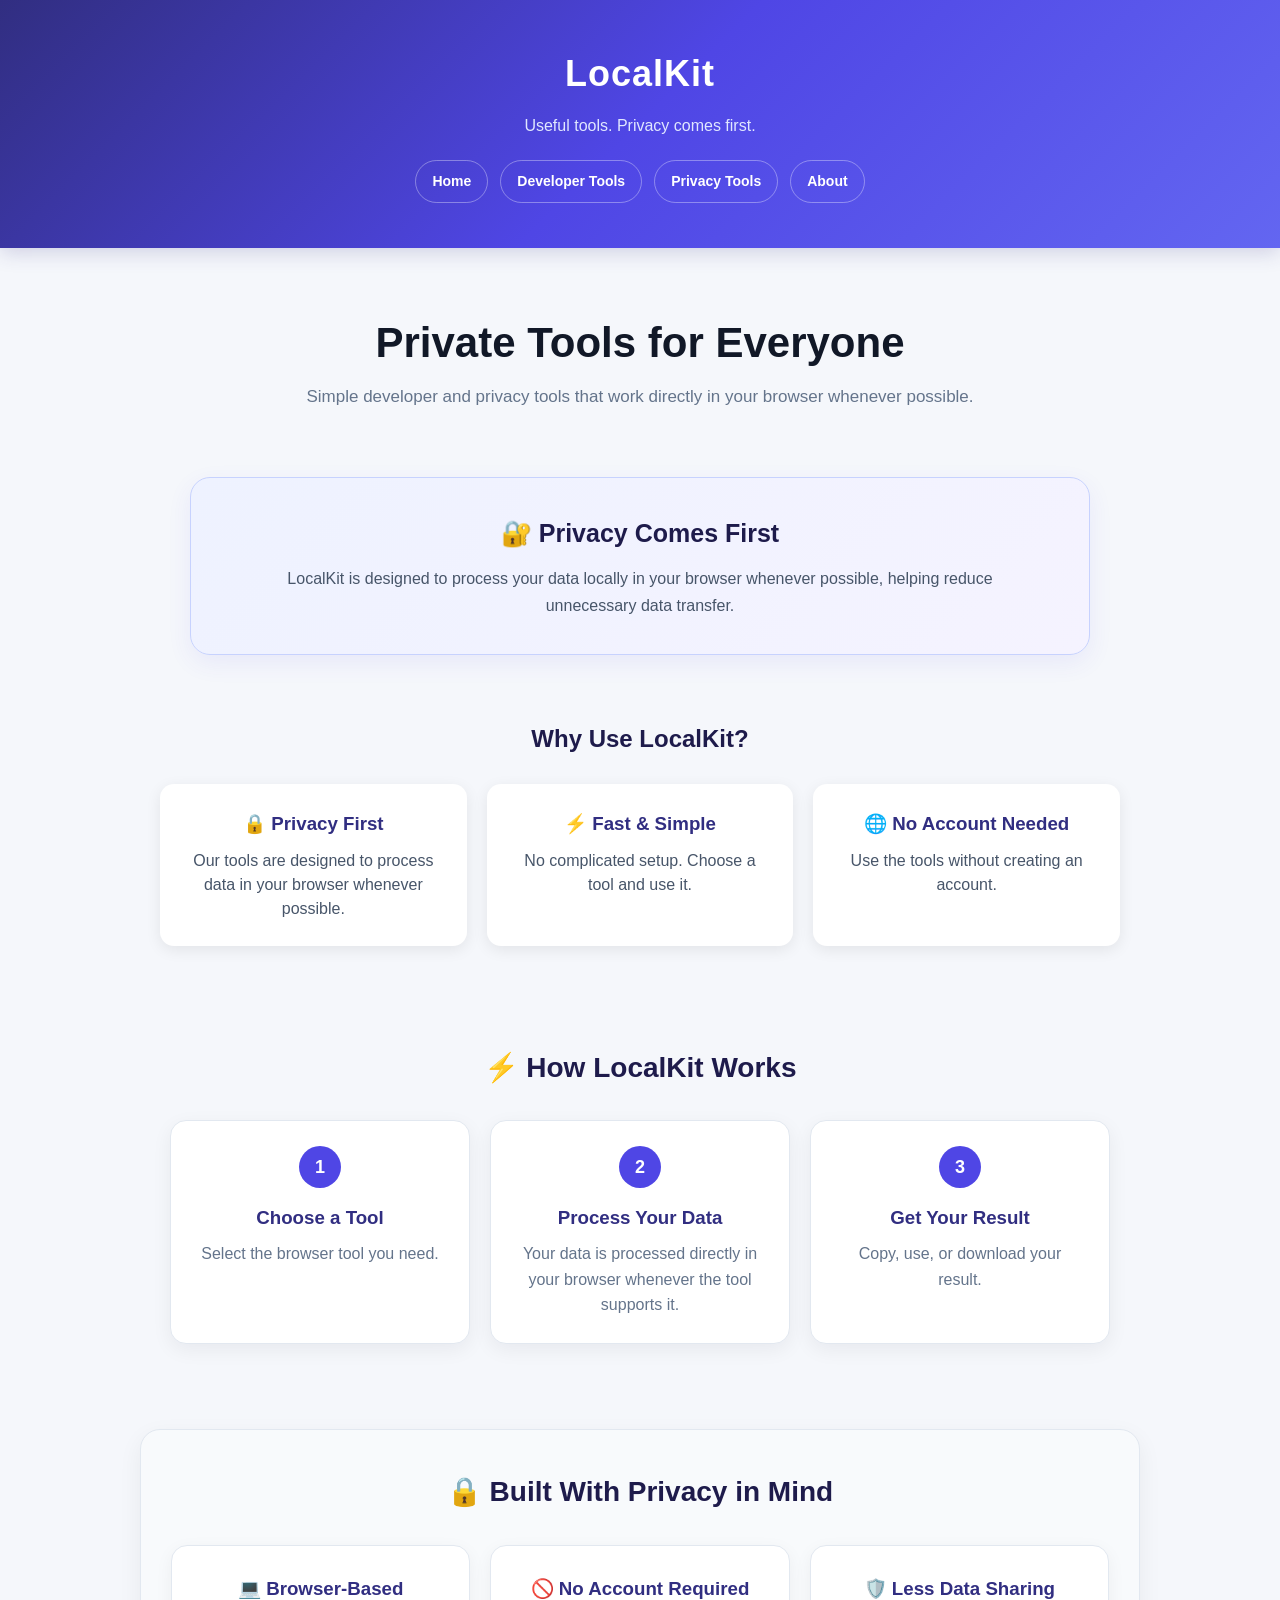
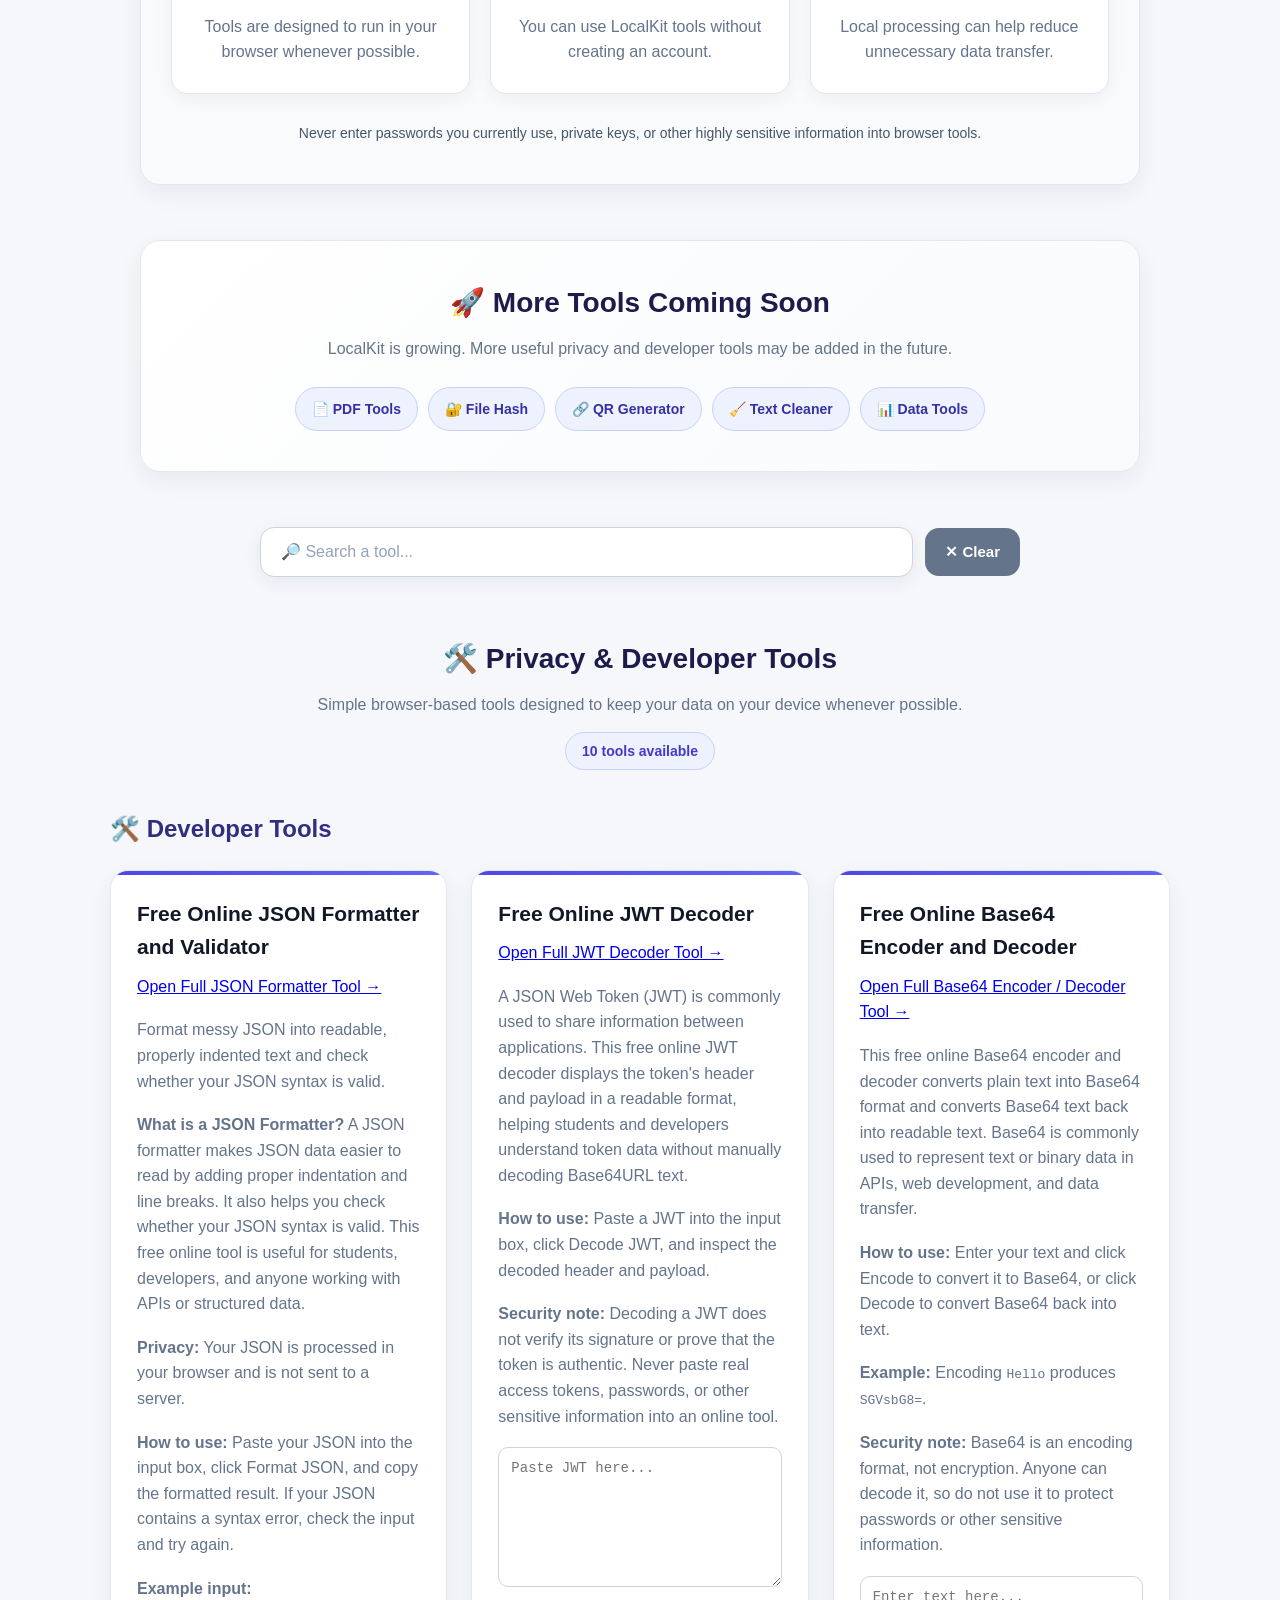
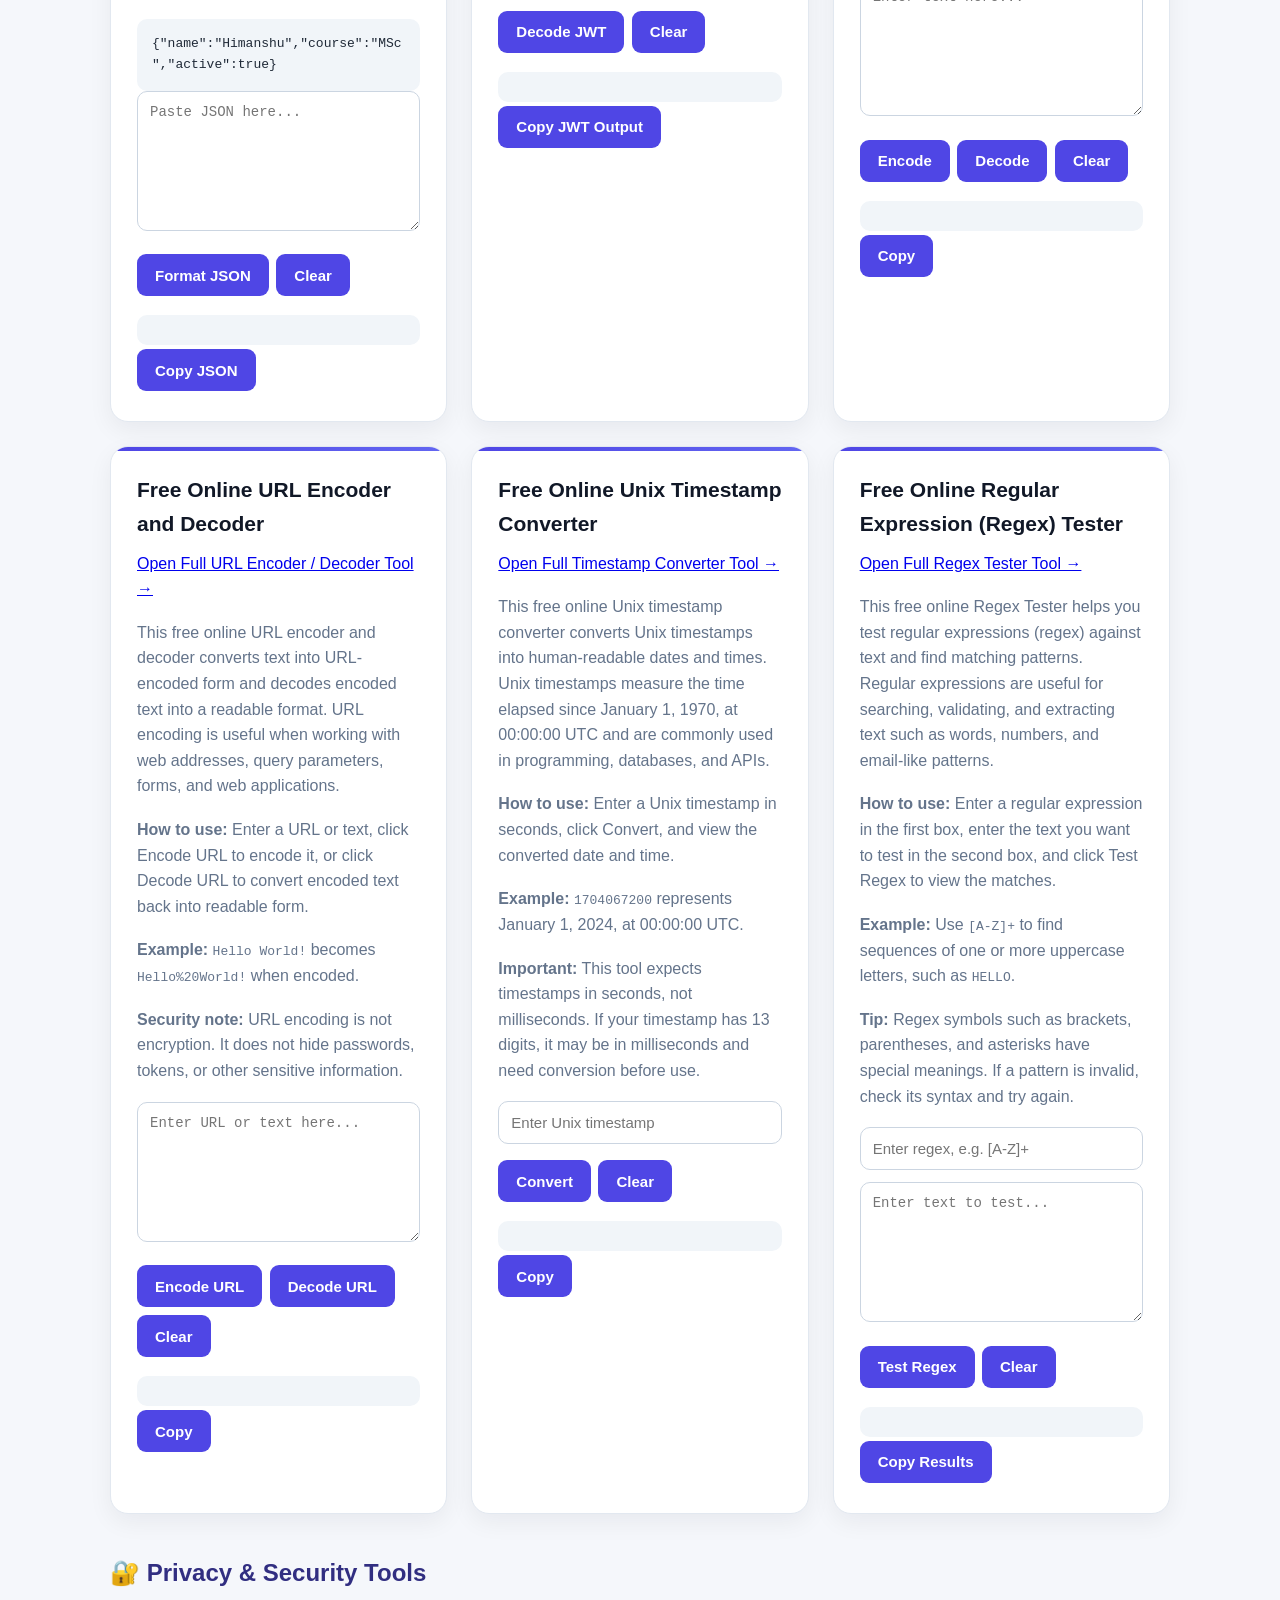
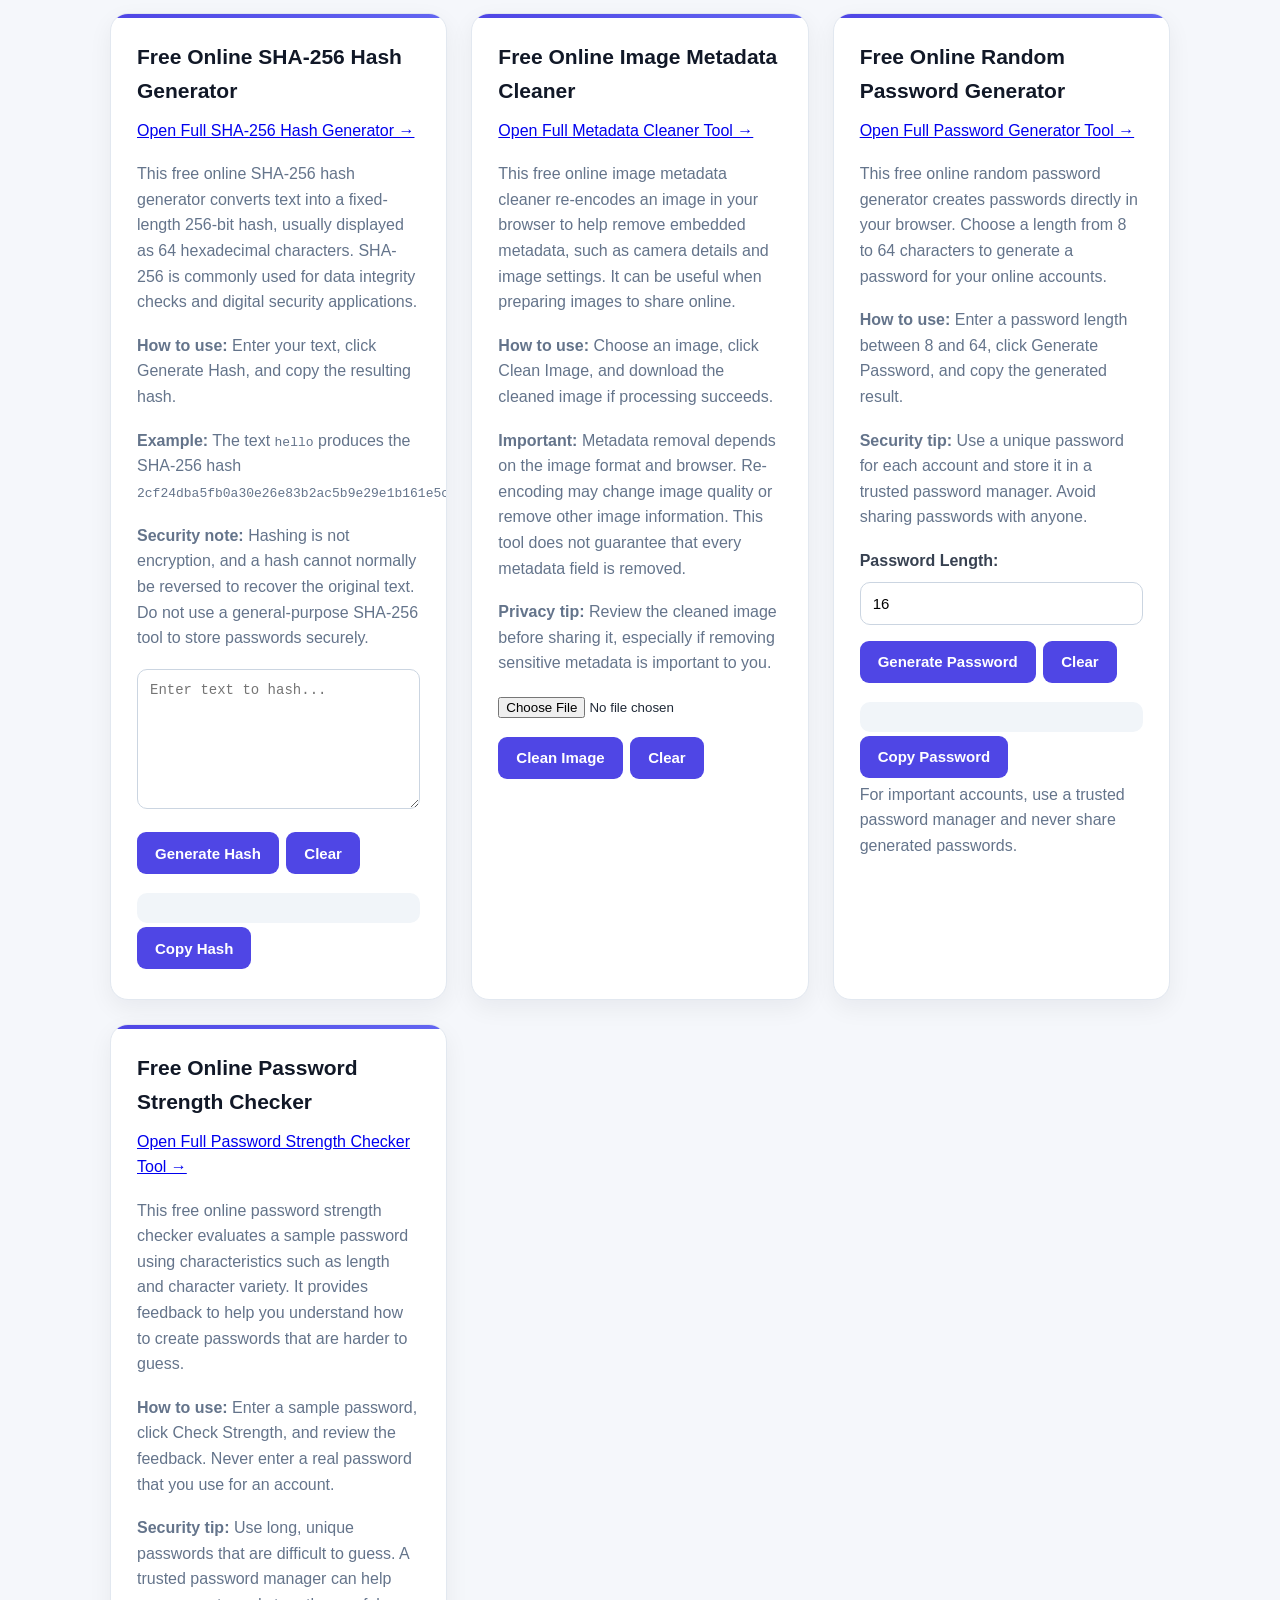
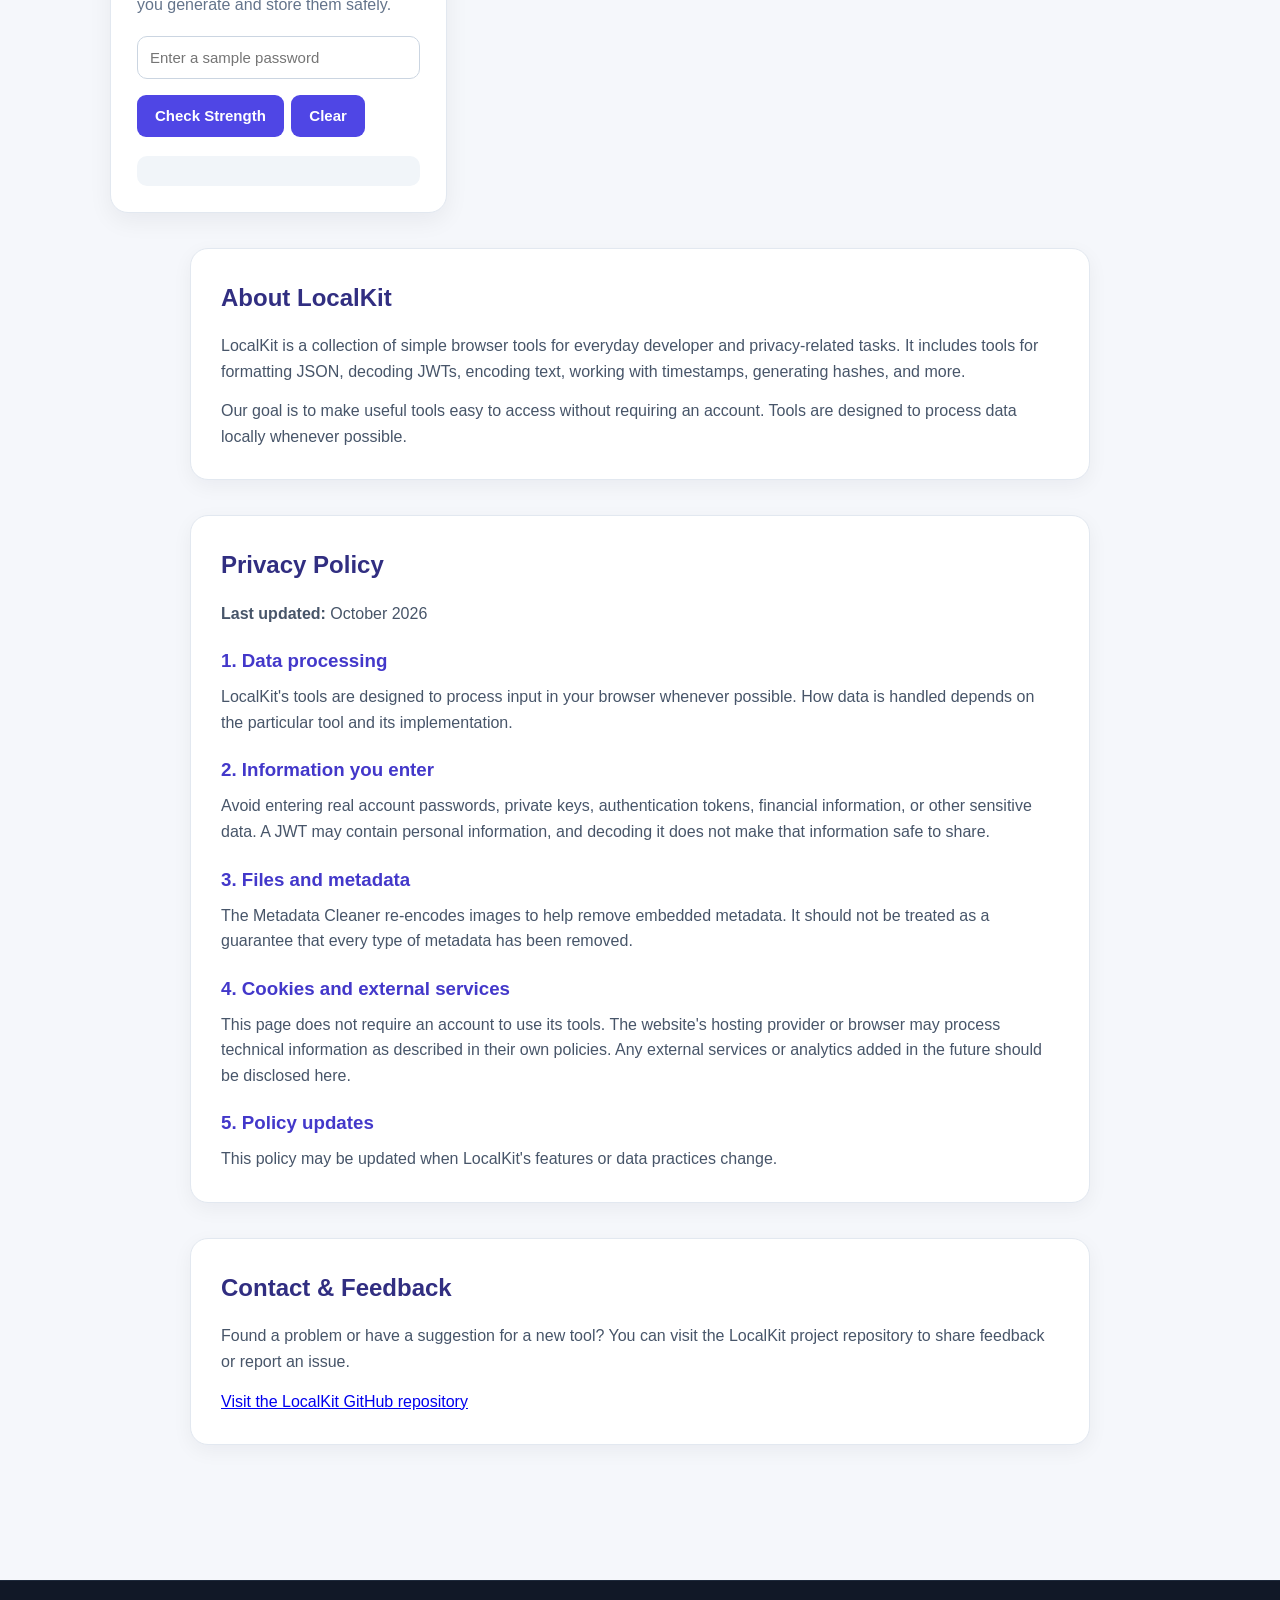
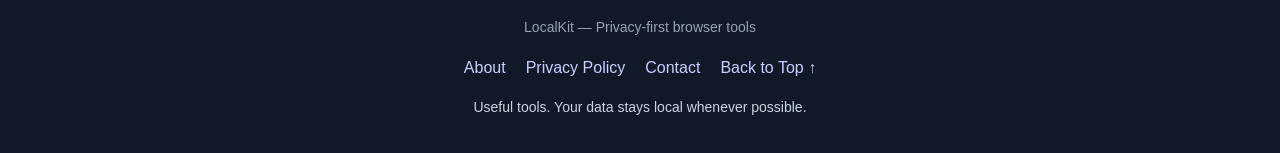
<file: index.html>
<!DOCTYPE html>
<html lang="en">

<head>
<meta name="google-site-verification" content="IphZetKPxtu240fDKieavILcGZt0BfAWqyDR9AuQnmY" />
    
    <meta name="google-site-verification" content="DVw9O4MkSxEFIIuB0OTRe99hICy1c7g2Ql0QO1NADLE" />
    <meta charset="UTF-8">
    <meta name="viewport" content="width=device-width, initial-scale=1.0">

   <title>LocalKit — Free Developer &amp; Privacy Tools</title>
    <meta name="description"
          content="Use free browser-based developer and privacy tools, including JSON formatting, JWT decoding, Base64 encoding, password generation, and more.">

    <meta name="theme-color" content="#6d28d9">

    <meta name="robots" content="index, follow">
    <link rel="canonical" href="https://localkit-8vr.pages.dev/">

<meta property="og:type" content="website">
<meta property="og:title" content="LocalKit — Free Developer &amp; Privacy Tools">
<meta property="og:description" content="Use free browser-based developer and privacy tools, including JSON formatting, JWT decoding, Base64 encoding, password generation, and more.">
<meta property="og:url" content="https://localkit-8vr.pages.dev/">

<meta name="twitter:card" content="summary">
<meta name="twitter:title" content="LocalKit — Free Developer &amp; Privacy Tools">
<meta name="twitter:description" content="Free browser-based developer and privacy tools designed to process data locally whenever possible.">

    <link rel="stylesheet" href="style.css">
</head>

<body>

<!-- HEADER -->

<header>
    <div class="logo">LocalKit</div>

    <p>Useful tools. Privacy comes first.</p>

    <nav class="main-nav" aria-label="Main navigation">
        <a href="#home">Home</a>
        <a href="#developer-tools">Developer Tools</a>
        <a href="#privacy-tools">Privacy Tools</a>
        <a href="#about">About</a>
    </nav>
</header>


<!-- MAIN CONTENT -->

<main id="home">

    <!-- HERO SECTION -->

    <section class="hero">
        <h1>Private Tools for Everyone</h1>

        <p>
            Simple developer and privacy tools that work directly
            in your browser whenever possible.
        </p>
    </section>


    <!-- PRIVACY INTRODUCTION -->

    <section class="privacy-section">
        <h2>🔐 Privacy Comes First</h2>
        <p>
            LocalKit is designed to process your data locally
            in your browser whenever possible, helping reduce
            unnecessary data transfer.
        </p>
    </section>


    <!-- WHY LOCALKIT -->

    <section class="why-section">
        <h2>Why Use LocalKit?</h2>

        <div class="why-grid">

            <div>
                <h3>🔒 Privacy First</h3>
                <p>
                    Our tools are designed to process data in
                    your browser whenever possible.
                </p>
            </div>

            <div>
                <h3>⚡ Fast &amp; Simple</h3>
                <p>
                    No complicated setup. Choose a tool and use it.
                </p>
            </div>

            <div>
                <h3>🌐 No Account Needed</h3>
                <p>
                    Use the tools without creating an account.
                </p>
            </div>

        </div>
    </section>


    <!-- HOW LOCALKIT WORKS -->

    <section class="how-section">
        <h2>⚡ How LocalKit Works</h2>

        <div class="how-grid">

            <div>
                <div class="how-number">1</div>
                <h3>Choose a Tool</h3>
                <p>Select the browser tool you need.</p>
            </div>

            <div>
                <div class="how-number">2</div>
                <h3>Process Your Data</h3>
                <p>
                    Your data is processed directly in your
                    browser whenever the tool supports it.
                </p>
            </div>

            <div>
                <div class="how-number">3</div>
                <h3>Get Your Result</h3>
                <p>Copy, use, or download your result.</p>
            </div>

        </div>
    </section>


    <!-- TRUST & PRIVACY -->

    <section class="trust-section">
        <h2>🔒 Built With Privacy in Mind</h2>

        <div class="trust-grid">

            <div>
                <h3>💻 Browser-Based</h3>
                <p>
                    Tools are designed to run in your browser
                    whenever possible.
                </p>
            </div>

            <div>
                <h3>🚫 No Account Required</h3>
                <p>
                    You can use LocalKit tools without
                    creating an account.
                </p>
            </div>

            <div>
                <h3>🛡️ Less Data Sharing</h3>
                <p>
                    Local processing can help reduce
                    unnecessary data transfer.
                </p>
            </div>

        </div>

        <p class="trust-note">
            Never enter passwords you currently use,
            private keys, or other highly sensitive information
            into browser tools.
        </p>
    </section>


    <!-- COMING SOON -->

    <section class="coming-section">
        <h2>🚀 More Tools Coming Soon</h2>

        <p>
            LocalKit is growing. More useful privacy and
            developer tools may be added in the future.
        </p>

        <div class="coming-tags">
            <span>📄 PDF Tools</span>
            <span>🔐 File Hash</span>
            <span>🔗 QR Generator</span>
            <span>🧹 Text Cleaner</span>
            <span>📊 Data Tools</span>
        </div>
    </section>


    <!-- TOOL SEARCH -->

    <section class="tool-search" aria-label="Search tools">

        <input
            type="text"
            id="toolSearch"
            placeholder="🔎 Search a tool..."
            aria-label="Search available tools"
            onkeyup="searchTools()">

        <button
            type="button"
            onclick="clearToolSearch()">
            ✕ Clear
        </button>

    </section>


    <!-- ALL TOOLS -->

    <section class="tools" aria-label="Available tools">

        <div class="tools-heading">
            <h2>🛠️ Privacy &amp; Developer Tools</h2>

            <p>
                Simple browser-based tools designed to keep
                your data on your device whenever possible.
            </p>

            <span class="tool-count">10 tools available</span>
        </div>


        <!-- DEVELOPER TOOLS -->

        <h3 id="developer-tools" class="category-heading">
            🛠️ Developer Tools
        </h3>


        <!-- 1. JSON FORMATTER -->

        <div class="tool-card" id="json-formatter">
           <h2>Free Online JSON Formatter and Validator</h2>
            <p><a href="json-formatter.html">Open Full JSON Formatter Tool →</a></p>

       
<p>Format messy JSON into readable, properly indented text and check whether your JSON syntax is valid.</p>

<p><strong>What is a JSON Formatter?</strong> A JSON formatter makes JSON data easier to read by adding proper indentation and line breaks. It also helps you check whether your JSON syntax is valid. This free online tool is useful for students, developers, and anyone working with APIs or structured data.</p>

<p><strong>Privacy:</strong> Your JSON is processed in your browser and is not sent to a server.</p>

<p><strong>How to use:</strong> Paste your JSON into the input box, click Format JSON, and copy the formatted result. If your JSON contains a syntax error, check the input and try again.</p>

<p><strong>Example input:</strong></p>
<pre>{"name":"Himanshu","course":"MSc","active":true}</pre>

            <textarea
                id="jsonInput"
                placeholder="Paste JSON here..."
                aria-label="JSON input"></textarea>

            <button onclick="formatJSON()">Format JSON</button>
            <button onclick="clearJSON()">Clear</button>

            <pre id="jsonOutput"></pre>

            <button onclick="copyJSON()">Copy JSON</button>
        </div>


        <!-- 2. JWT DECODER -->

        <div class="tool-card" id="jwt-decoder">
        <h2>Free Online JWT Decoder</h2>
<p><a href="jwt-decoder.html">Open Full JWT Decoder Tool →</a></p>

            
<p>A JSON Web Token (JWT) is commonly used to share information between applications. This free online JWT decoder displays the token's header and payload in a readable format, helping students and developers understand token data without manually decoding Base64URL text.</p>

<p><strong>How to use:</strong> Paste a JWT into the input box, click Decode JWT, and inspect the decoded header and payload.</p>

<p><strong>Security note:</strong> Decoding a JWT does not verify its signature or prove that the token is authentic. Never paste real access tokens, passwords, or other sensitive information into an online tool.</p>

            <textarea
                id="jwtInput"
                placeholder="Paste JWT here..."
                aria-label="JWT input"></textarea>

            <button onclick="decodeJWT()">Decode JWT</button>
            <button onclick="clearJWT()">Clear</button>
            
            <pre id="jwtOutput"></pre>

            <button onclick="copyJWT()">Copy JWT Output</button>
        </div>


        <!-- 3. BASE64 ENCODER / DECODER -->

        <div class="tool-card" id="base64-tool">
            <h2>Free Online Base64 Encoder and Decoder</h2>
            <p><a href="base64-encoder-decoder.html">Open Full Base64 Encoder / Decoder Tool →</a></p>


           
<p>This free online Base64 encoder and decoder converts plain text into Base64 format and converts Base64 text back into readable text. Base64 is commonly used to represent text or binary data in APIs, web development, and data transfer.</p>

<p><strong>How to use:</strong> Enter your text and click Encode to convert it to Base64, or click Decode to convert Base64 back into text.</p>

<p><strong>Example:</strong> Encoding <code>Hello</code> produces <code>SGVsbG8=</code>.</p>

<p><strong>Security note:</strong> Base64 is an encoding format, not encryption. Anyone can decode it, so do not use it to protect passwords or other sensitive information.</p>

            <textarea
                id="base64Input"
                placeholder="Enter text here..."
                aria-label="Base64 input"></textarea>

            <button onclick="encodeBase64()">Encode</button>
            <button onclick="decodeBase64()">Decode</button>
            <button onclick="clearBase64()">Clear</button>

            <pre id="base64Output"></pre>

            <button onclick="copyBase64()">Copy</button>
        </div>


        <!-- 4. URL ENCODER / DECODER -->

        <div class="tool-card" id="url-encoder">
            <h2>Free Online URL Encoder and Decoder</h2>

    <p><a href="url-encoder-decoder.html">Open Full URL Encoder / Decoder Tool →</a></p>       
<p>This free online URL encoder and decoder converts text into URL-encoded form and decodes encoded text into a readable format. URL encoding is useful when working with web addresses, query parameters, forms, and web applications.</p>

<p><strong>How to use:</strong> Enter a URL or text, click Encode URL to encode it, or click Decode URL to convert encoded text back into readable form.</p>

<p><strong>Example:</strong> <code>Hello World!</code> becomes <code>Hello%20World!</code> when encoded.</p>

<p><strong>Security note:</strong> URL encoding is not encryption. It does not hide passwords, tokens, or other sensitive information.</p>

            <textarea
                id="urlInput"
                placeholder="Enter URL or text here..."
                aria-label="URL input"></textarea>

            <button onclick="encodeURL()">Encode URL</button>
            <button onclick="decodeURL()">Decode URL</button>
            <button onclick="clearURL()">Clear</button>

            <pre id="urlOutput"></pre>

            <button onclick="copyURL()">Copy</button>
        </div>


        <!-- 5. TIMESTAMP CONVERTER -->

        <div class="tool-card" id="timestamp-converter">
            <h2>Free Online Unix Timestamp Converter</h2>
            <p><a href="timestamp-converter.html">Open Full Timestamp Converter Tool →</a></p>


            
<p>This free online Unix timestamp converter converts Unix timestamps into human-readable dates and times. Unix timestamps measure the time elapsed since January 1, 1970, at 00:00:00 UTC and are commonly used in programming, databases, and APIs.</p>

<p><strong>How to use:</strong> Enter a Unix timestamp in seconds, click Convert, and view the converted date and time.</p>

<p><strong>Example:</strong> <code>1704067200</code> represents January 1, 2024, at 00:00:00 UTC.</p>

<p><strong>Important:</strong> This tool expects timestamps in seconds, not milliseconds. If your timestamp has 13 digits, it may be in milliseconds and need conversion before use.</p>

            <input
                type="number"
                id="timestampInput"
                placeholder="Enter Unix timestamp"
                aria-label="Unix timestamp">

            <button onclick="convertTimestamp()">Convert</button>
            <button onclick="clearTimestamp()">Clear</button>

            <pre id="timestampOutput"></pre>

            <button onclick="copyTimestamp()">Copy</button>
        </div>


        <!-- 6. REGEX TESTER -->

        <div class="tool-card" id="regex-tester">
            <h2>Free Online Regular Expression (Regex) Tester</h2>
<p><a href="regex-tester.html">Open Full Regex Tester Tool →</a></p>
           
<p>This free online Regex Tester helps you test regular expressions (regex) against text and find matching patterns. Regular expressions are useful for searching, validating, and extracting text such as words, numbers, and email-like patterns.</p>

<p><strong>How to use:</strong> Enter a regular expression in the first box, enter the text you want to test in the second box, and click Test Regex to view the matches.</p>

<p><strong>Example:</strong> Use <code>[A-Z]+</code> to find sequences of one or more uppercase letters, such as <code>HELLO</code>.</p>

<p><strong>Tip:</strong> Regex symbols such as brackets, parentheses, and asterisks have special meanings. If a pattern is invalid, check its syntax and try again.</p>

            <input
                type="text"
                id="regexInput"
                placeholder="Enter regex, e.g. [A-Z]+"
                aria-label="Regular expression">

            <textarea
                id="regexText"
                placeholder="Enter text to test..."
                aria-label="Text to test"></textarea>

            <button onclick="testRegex()">Test Regex</button>
            <button onclick="clearRegex()">Clear</button>

            <pre id="regexOutput"></pre>

            <button onclick="copyRegex()">Copy Results</button>
        </div>


        <!-- PRIVACY & SECURITY TOOLS -->

        <h3 id="privacy-tools" class="category-heading">
            🔐 Privacy &amp; Security Tools
        </h3>





        
<!-- 7. SHA-256 HASH GENERATOR -->

<div class="tool-card" id="sha256-generator">
    <h2>Free Online SHA-256 Hash Generator</h2>
    <p><a href="sha256-generator.html">Open Full SHA-256 Hash Generator →</a></p>

   
<p>This free online SHA-256 hash generator converts text into a fixed-length 256-bit hash, usually displayed as 64 hexadecimal characters. SHA-256 is commonly used for data integrity checks and digital security applications.</p>

<p><strong>How to use:</strong> Enter your text, click Generate Hash, and copy the resulting hash.</p>

<p><strong>Example:</strong> The text <code>hello</code> produces the SHA-256 hash <code>2cf24dba5fb0a30e26e83b2ac5b9e29e1b161e5c1fa7425e73043362938b9824</code>.</p>

<p><strong>Security note:</strong> Hashing is not encryption, and a hash cannot normally be reversed to recover the original text. Do not use a general-purpose SHA-256 tool to store passwords securely.</p>

    <textarea
        id="hashInput"
        placeholder="Enter text to hash..."
        aria-label="Text to hash"></textarea>

    <button onclick="generateHash()">Generate Hash</button>
    <button onclick="clearHash()">Clear</button>

    <pre id="hashOutput"></pre>

    <button onclick="copyHash()">Copy Hash</button>
</div>


        <!-- 8. METADATA CLEANER -->

        <div class="tool-card" id="metadata-cleaner">
           <h2>Free Online Image Metadata Cleaner</h2>
            <p><a href="metadata-cleaner.html">Open Full Metadata Cleaner Tool →</a></p>

<p>This free online image metadata cleaner re-encodes an image in your browser to help remove embedded metadata, such as camera details and image settings. It can be useful when preparing images to share online.</p>

<p><strong>How to use:</strong> Choose an image, click Clean Image, and download the cleaned image if processing succeeds.</p>

<p><strong>Important:</strong> Metadata removal depends on the image format and browser. Re-encoding may change image quality or remove other image information. This tool does not guarantee that every metadata field is removed.</p>

<p><strong>Privacy tip:</strong> Review the cleaned image before sharing it, especially if removing sensitive metadata is important to you.</p>


          
            <input
                type="file"
                id="imageInput"
                accept="image/*"
                aria-label="Choose an image">

            <button onclick="cleanImageMetadata()">Clean Image</button>
            <button onclick="clearMetadata()">Clear</button>

            <div id="metadataOutput"></div>
        </div>


        <!-- 9. PASSWORD GENERATOR -->

        <div class="tool-card" id="password-generator">
           <h2>Free Online Random Password Generator</h2>

<p><a href="password-generator.html">Open Full Password Generator Tool →</a></p>

          
<p>This free online random password generator creates passwords directly in your browser. Choose a length from 8 to 64 characters to generate a password for your online accounts.</p>

<p><strong>How to use:</strong> Enter a password length between 8 and 64, click Generate Password, and copy the generated result.</p>

<p><strong>Security tip:</strong> Use a unique password for each account and store it in a trusted password manager. Avoid sharing passwords with anyone.</p>

            <label for="passwordLength">Password Length:</label>

            <input
                type="number"
                id="passwordLength"
                value="16"
                min="8"
                max="64">

            <button onclick="generatePassword()">
                Generate Password
            </button>

            <button onclick="clearPassword()">Clear</button>

            <pre id="passwordOutput"></pre>

            <button onclick="copyPassword()">Copy Password</button>

            <p>
                For important accounts, use a trusted password
                manager and never share generated passwords.
            </p>
        </div>


        <!-- 10. PASSWORD STRENGTH CHECKER -->

        <div class="tool-card" id="password-strength-checker">
            <h2>Free Online Password Strength Checker</h2>



<p><a href="password-strength-checker.html">Open Full Password Strength Checker Tool →</a></p>

            
<p>This free online password strength checker evaluates a sample password using characteristics such as length and character variety. It provides feedback to help you understand how to create passwords that are harder to guess.</p>

<p><strong>How to use:</strong> Enter a sample password, click Check Strength, and review the feedback. Never enter a real password that you use for an account.</p>

<p><strong>Security tip:</strong> Use long, unique passwords that are difficult to guess. A trusted password manager can help you generate and store them safely.</p>

            <input
                type="password"
                id="strengthPassword"
                placeholder="Enter a sample password"
                aria-label="Sample password"
                autocomplete="off">

            <button onclick="checkPasswordStrength()">
                Check Strength
            </button>

            <button onclick="clearPasswordStrength()">Clear</button>

            <pre id="strengthOutput"></pre>
        </div>

    </section>


    <!-- ABOUT SECTION -->

    <section id="about" class="about-section">
        <h2>About LocalKit</h2>

        <p>
            LocalKit is a collection of simple browser tools
            for everyday developer and privacy-related tasks.
            It includes tools for formatting JSON, decoding
            JWTs, encoding text, working with timestamps,
            generating hashes, and more.
        </p>

        <p>
            Our goal is to make useful tools easy to access
            without requiring an account. Tools are designed
            to process data locally whenever possible.
        </p>
    </section>


    <!-- PRIVACY POLICY SECTION -->

    <section id="privacy" class="privacy-policy-section">
        <h2>Privacy Policy</h2>

        <p>
            <strong>Last updated:</strong> October 2026
        </p>

        <h3>1. Data processing</h3>
        <p>
            LocalKit's tools are designed to process input
            in your browser whenever possible. How data is
            handled depends on the particular tool and its
            implementation.
        </p>

        <h3>2. Information you enter</h3>
        <p>
            Avoid entering real account passwords, private
            keys, authentication tokens, financial information,
            or other sensitive data. A JWT may contain
            personal information, and decoding it does not
            make that information safe to share.
        </p>

        <h3>3. Files and metadata</h3>
        <p>
            The Metadata Cleaner re-encodes images to help
            remove embedded metadata. It should not be treated
            as a guarantee that every type of metadata has
            been removed.
        </p>

        <h3>4. Cookies and external services</h3>
        <p>
            This page does not require an account to use
            its tools. The website's hosting provider or
            browser may process technical information as
            described in their own policies. Any external
            services or analytics added in the future should
            be disclosed here.
        </p>

        <h3>5. Policy updates</h3>
        <p>
            This policy may be updated when LocalKit's
            features or data practices change.
        </p>
    </section>


    <!-- CONTACT SECTION -->

    <section id="contact" class="contact-section">
        <h2>Contact &amp; Feedback</h2>

        <p>
            Found a problem or have a suggestion for a new tool?
            You can visit the LocalKit project repository to
            share feedback or report an issue.
        </p>

        <p>
            <a
                href="https://github.com/localkit-tools/localkit"
                target="_blank"
                rel="noopener noreferrer">
                Visit the LocalKit GitHub repository
            </a>
        </p>
    </section>

</main>


<!-- FOOTER -->

<footer>
    <p>LocalKit — Privacy-first browser tools</p>

    <nav class="footer-links" aria-label="Footer navigation">
        <a href="#about">About</a>
        <a href="#privacy">Privacy Policy</a>
        <a href="#contact">Contact</a>
        <a href="#home">Back to Top ↑</a>
    </nav>

    <p class="footer-note">
        Useful tools. Your data stays local whenever possible.
    </p>
</footer>


<!-- JAVASCRIPT -->

<script src="script.js" defer></script>

</body>
</html>
</file>
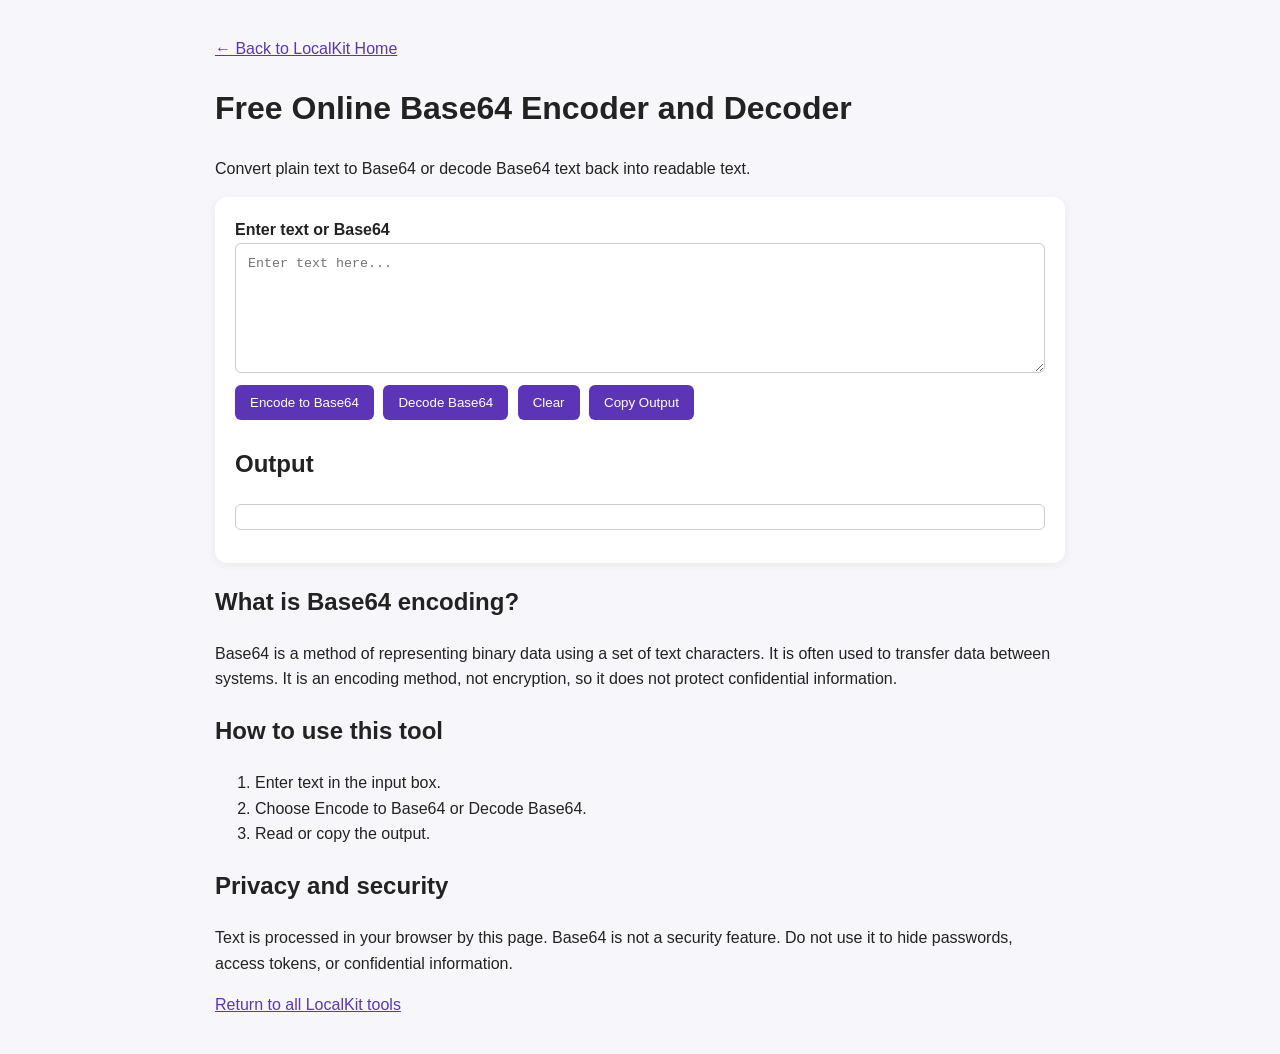
<file: base64-encoder-decoder.html>
<!DOCTYPE html>
<html lang="en">
<head>
    <meta charset="UTF-8">
    <meta name="viewport" content="width=device-width, initial-scale=1.0">
    <title>Free Online Base64 Encoder and Decoder | LocalKit</title>
    <meta name="description" content="Encode text to Base64 or decode Base64 into readable text using this free browser-based tool.">
    <meta name="robots" content="index, follow">
    <link rel="canonical" href="https://localkit-8vr.pages.dev/base64-encoder-decoder.html">
    <style>
        body {
            font-family: Arial, sans-serif;
            max-width: 850px;
            margin: 0 auto;
            padding: 20px;
            line-height: 1.6;
            color: #222;
            background: #f7f7fb;
        }
        a { color: #5b35b5; }
        .tool {
            background: white;
            padding: 20px;
            border-radius: 12px;
            box-shadow: 0 2px 10px #00000010;
        }
        textarea, pre {
            box-sizing: border-box;
            width: 100%;
            padding: 12px;
            border: 1px solid #ccc;
            border-radius: 6px;
            white-space: pre-wrap;
            overflow-wrap: anywhere;
        }
        textarea { min-height: 130px; }
        button {
            padding: 10px 15px;
            margin: 5px 5px 5px 0;
            border: 0;
            border-radius: 6px;
            background: #5b35b5;
            color: white;
            cursor: pointer;
        }
        .error { color: #b00020; }
        .success { color: #176b35; }
    </style>
</head>
<body>
    <p><a href="/">← Back to LocalKit Home</a></p>

    <h1>Free Online Base64 Encoder and Decoder</h1>
    <p>Convert plain text to Base64 or decode Base64 text back into readable text.</p>

    <div class="tool">
        <label for="base64Input"><strong>Enter text or Base64</strong></label>
        <textarea id="base64Input" placeholder="Enter text here..." aria-label="Text or Base64 input"></textarea>

        <button onclick="encodeBase64()">Encode to Base64</button>
        <button onclick="decodeBase64()">Decode Base64</button>
        <button onclick="clearBase64()">Clear</button>
        <button onclick="copyBase64()">Copy Output</button>

        <h2>Output</h2>
        <pre id="base64Output" aria-live="polite"></pre>
    </div>

    <h2>What is Base64 encoding?</h2>
    <p>Base64 is a method of representing binary data using a set of text characters. It is often used to transfer data between systems. It is an encoding method, not encryption, so it does not protect confidential information.</p>

    <h2>How to use this tool</h2>
    <ol>
        <li>Enter text in the input box.</li>
        <li>Choose Encode to Base64 or Decode Base64.</li>
        <li>Read or copy the output.</li>
    </ol>

    <h2>Privacy and security</h2>
    <p>Text is processed in your browser by this page. Base64 is not a security feature. Do not use it to hide passwords, access tokens, or confidential information.</p>

    <p><a href="/">Return to all LocalKit tools</a></p>

    <script>
        function encodeBase64() {
            const input = document.getElementById("base64Input").value;
            const output = document.getElementById("base64Output");

            try {
                const bytes = new TextEncoder().encode(input);
                let binary = "";
                for (const byte of bytes) {
                    binary += String.fromCharCode(byte);
                }
                output.textContent = btoa(binary);
                output.className = "success";
            } catch {
                output.textContent = "Unable to encode this text.";
                output.className = "error";
            }
        }

        function decodeBase64() {
            const input = document.getElementById("base64Input").value.trim();
            const output = document.getElementById("base64Output");

            try {
                if (!input || input.length % 4 !== 0 ||
                    !/^(?:[A-Za-z0-9+/]{4})*(?:[A-Za-z0-9+/]{2}==|[A-Za-z0-9+/]{3}=)?$/.test(input)) {
                    throw new Error("Invalid Base64");
                }

                const binary = atob(input);
                const bytes = Uint8Array.from(binary, c => c.charCodeAt(0));
                output.textContent = new TextDecoder("utf-8", {
                    fatal: true
                }).decode(bytes);
                output.className = "success";
            } catch {
                output.textContent = "Invalid Base64 text or unsupported character encoding.";
                output.className = "error";
            }
        }

        function clearBase64() {
            document.getElementById("base64Input").value = "";
            document.getElementById("base64Output").textContent = "";
            document.getElementById("base64Output").className = "";
        }

        async function copyBase64() {
            const output = document.getElementById("base64Output");
            if (!output.textContent.trim()) {
                output.textContent = "Please encode or decode something first.";
                output.className = "error";
                return;
            }
            try {
                await navigator.clipboard.writeText(output.textContent);
            } catch {
                output.textContent += "\n\nCopy failed. Please select and copy the text manually.";
            }
        }
    </script>
</body>
</html>
</file>
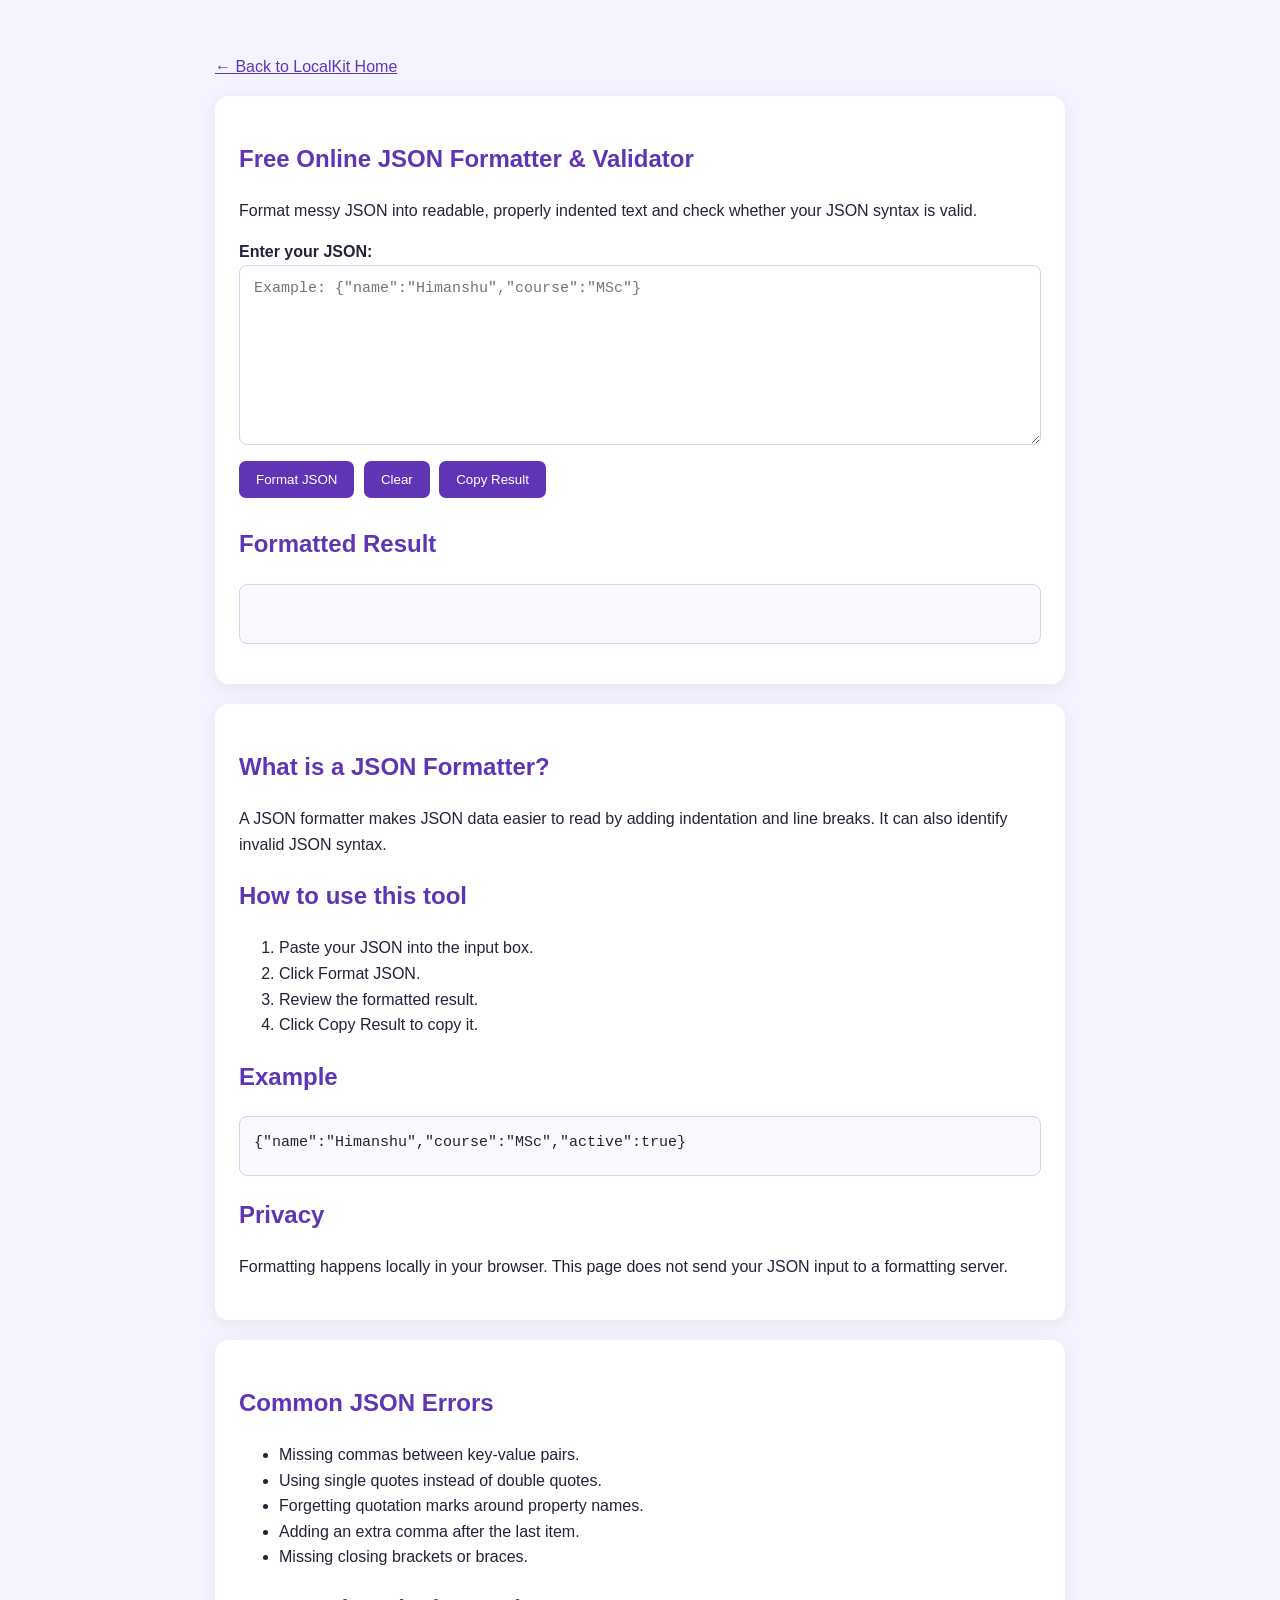
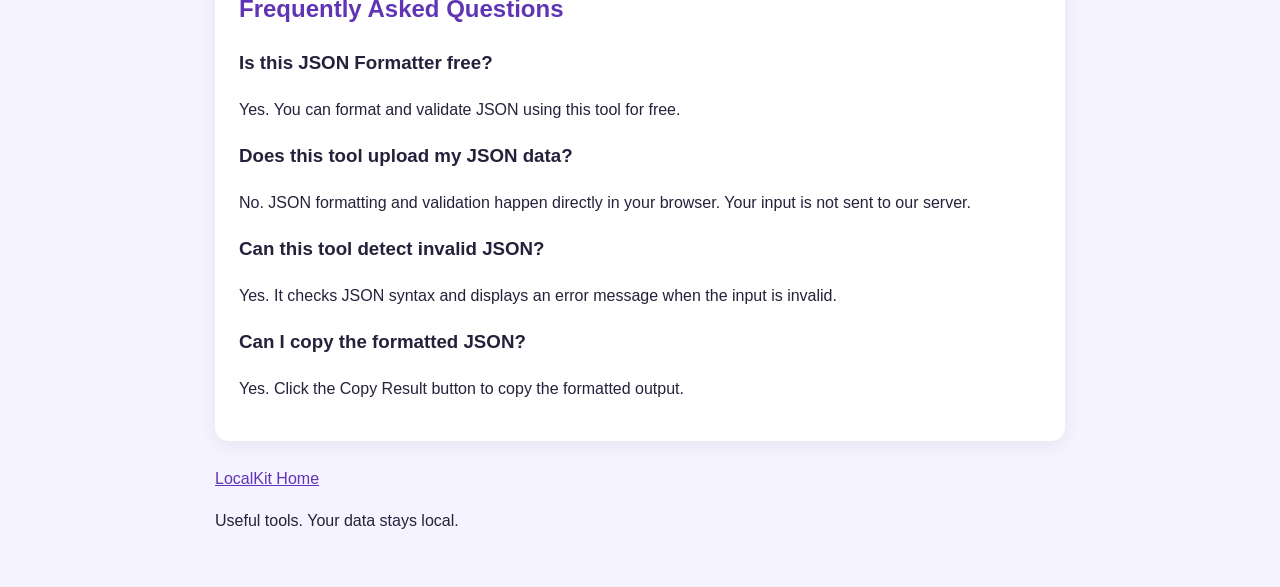
<file: json-formatter.html>
<!DOCTYPE html>
<html lang="en">
<head>
    <meta charset="UTF-8">
    <meta name="viewport" content="width=device-width, initial-scale=1.0">

    <title>Free Online JSON Formatter & Validator | LocalKit</title>
    <meta name="description" content="Format and validate JSON online for free. Make messy JSON readable with proper indentation. Your JSON stays in your browser.">
    <meta name="robots" content="index, follow">
    <link rel="canonical" href="https://localkit-8vr.pages.dev/json-formatter.html">

    <style>
        body {
            margin: 0;
            padding: 24px;
            font-family: Arial, sans-serif;
            background: #f5f3ff;
            color: #24213b;
            line-height: 1.6;
        }

        main {
            max-width: 850px;
            margin: 30px auto;
        }

        .card {
            background: white;
            padding: 24px;
            border-radius: 14px;
            box-shadow: 0 4px 18px #24213b12;
        }

        h1, h2 { color: #6035b5; }

        textarea, pre {
            box-sizing: border-box;
            width: 100%;
            padding: 14px;
            border: 1px solid #d8d0ed;
            border-radius: 8px;
            font-family: monospace;
            font-size: 15px;
        }

        textarea {
            min-height: 180px;
            resize: vertical;
        }

        pre {
            min-height: 60px;
            white-space: pre-wrap;
            overflow-wrap: anywhere;
            background: #faf9ff;
        }

        button {
            margin: 8px 5px 8px 0;
            padding: 11px 17px;
            border: 0;
            border-radius: 7px;
            background: #6035b5;
            color: white;
            cursor: pointer;
        }

        button:hover { background: #48258f; }

        .status { overflow-wrap: anywhere; }

        a { color: #6035b5; }

        footer { margin-top: 25px; }
    </style>
</head>

<body>
<main>
    <p><a href="/">← Back to LocalKit Home</a></p>

    <section class="card">
        <h1>Free Online JSON Formatter & Validator</h1>

        <p>
            Format messy JSON into readable, properly indented text
            and check whether your JSON syntax is valid.
        </p>

        <label for="jsonInput"><strong>Enter your JSON:</strong></label>
        <textarea id="jsonInput"
            placeholder='Example: {"name":"Himanshu","course":"MSc"}'
            spellcheck="false"></textarea>

        <button id="formatBtn" type="button">Format JSON</button>
        <button id="clearBtn" type="button">Clear</button>
        <button id="copyBtn" type="button">Copy Result</button>

        <h2>Formatted Result</h2>
        <pre id="jsonOutput" aria-live="polite"></pre>
        <p id="status" class="status" role="status"></p>
    </section>

    <section class="card" style="margin-top:20px">
        <h2>What is a JSON Formatter?</h2>
        <p>
            A JSON formatter makes JSON data easier to read by adding
            indentation and line breaks. It can also identify invalid
            JSON syntax.
        </p>

        <h2>How to use this tool</h2>
        <ol>
            <li>Paste your JSON into the input box.</li>
            <li>Click Format JSON.</li>
            <li>Review the formatted result.</li>
            <li>Click Copy Result to copy it.</li>
        </ol>

        <h2>Example</h2>
        <pre>{"name":"Himanshu","course":"MSc","active":true}</pre>

        <h2>Privacy</h2>
        <p>
            Formatting happens locally in your browser. This page does
            not send your JSON input to a formatting server.
        </p>
    </section>
<section class="card" style="margin-top:20px">
        <h2>Common JSON Errors</h2>
        <ul>
            <li>Missing commas between key-value pairs.</li>
            <li>Using single quotes instead of double quotes.</li>
            <li>Forgetting quotation marks around property names.</li>
            <li>Adding an extra comma after the last item.</li>
            <li>Missing closing brackets or braces.</li>
        </ul>

        <h2>Frequently Asked Questions</h2>

        <h3>Is this JSON Formatter free?</h3>
        <p>Yes. You can format and validate JSON using this tool for free.</p>

        <h3>Does this tool upload my JSON data?</h3>
        <p>No. JSON formatting and validation happen directly in your browser. Your input is not sent to our server.</p>

        <h3>Can this tool detect invalid JSON?</h3>
        <p>Yes. It checks JSON syntax and displays an error message when the input is invalid.</p>

        <h3>Can I copy the formatted JSON?</h3>
        <p>Yes. Click the Copy Result button to copy the formatted output.</p>
</section>
    <footer>
        <a href="/">LocalKit Home</a>
        <p>Useful tools. Your data stays local.</p>
    </footer>
</main>

<script>
    const input = document.getElementById("jsonInput");
    const output = document.getElementById("jsonOutput");
    const status = document.getElementById("status");

    document.getElementById("formatBtn").addEventListener("click", () => {
        try {
            const parsed = JSON.parse(input.value);
            output.textContent = JSON.stringify(parsed, null, 4);
            status.textContent = "Valid JSON — formatting successful.";
        } catch (error) {
            output.textContent = "";
            status.textContent = "Invalid JSON. Check your input and try again.";
        }
    });

    document.getElementById("clearBtn").addEventListener("click", () => {
        input.value = "";
        output.textContent = "";
        status.textContent = "";
    });

    document.getElementById("copyBtn").addEventListener("click", async () => {
        if (!output.textContent) {
            status.textContent = "Please format JSON first.";
            return;
        }

        try {
            await navigator.clipboard.writeText(output.textContent);
            status.textContent = "Formatted JSON copied.";
        } catch (error) {
            status.textContent = "Copy was blocked by your browser. Select and copy the result manually.";
        }
    });
</script>
</body>
</html>
</file>
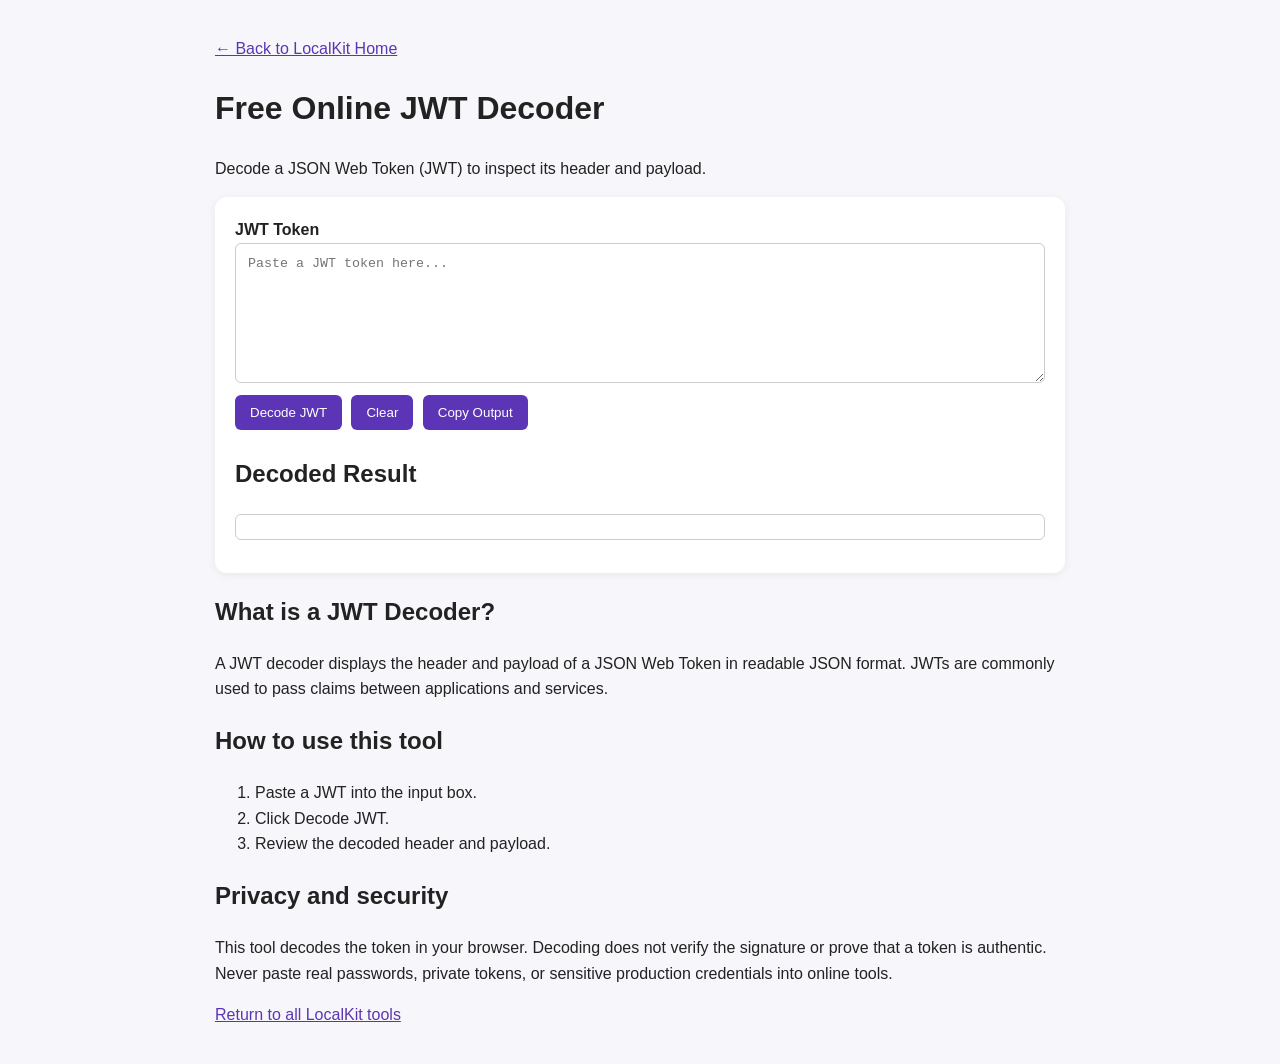
<file: jwt-decoder.html>
<!DOCTYPE html>
<html lang="en">
<head>
    <meta charset="UTF-8">
    <meta name="viewport" content="width=device-width, initial-scale=1.0">
    <title>Free Online JWT Decoder | LocalKit</title>
    <meta name="description" content="Decode JWT tokens to view their header and payload. Free browser-based JWT decoder with privacy tips. Decoding does not verify signatures.">
    <meta name="robots" content="index, follow">
    <link rel="canonical" href="https://localkit-8vr.pages.dev/jwt-decoder.html">
    <style>
        body {
            font-family: Arial, sans-serif;
            max-width: 850px;
            margin: 0 auto;
            padding: 20px;
            line-height: 1.6;
            color: #222;
            background: #f7f7fb;
        }
        a { color: #5b35b5; }
        .tool {
            background: white;
            padding: 20px;
            border-radius: 12px;
            box-shadow: 0 2px 10px #00000010;
        }
        textarea, pre {
            box-sizing: border-box;
            width: 100%;
            padding: 12px;
            border: 1px solid #ccc;
            border-radius: 6px;
            white-space: pre-wrap;
            overflow-wrap: anywhere;
        }
        textarea { min-height: 140px; }
        button {
            padding: 10px 15px;
            margin: 5px 5px 5px 0;
            border: 0;
            border-radius: 6px;
            background: #5b35b5;
            color: white;
            cursor: pointer;
        }
        .error { color: #b00020; }
        .success { color: #176b35; }
    </style>
</head>
<body>
    <p><a href="/">← Back to LocalKit Home</a></p>

    <h1>Free Online JWT Decoder</h1>
    <p>Decode a JSON Web Token (JWT) to inspect its header and payload.</p>

    <div class="tool">
        <label for="jwtInput"><strong>JWT Token</strong></label>
        <textarea id="jwtInput" placeholder="Paste a JWT token here..." aria-label="JWT token"></textarea>

        <button onclick="decodeJWT()">Decode JWT</button>
        <button onclick="clearJWT()">Clear</button>
        <button onclick="copyJWT()">Copy Output</button>

        <h2>Decoded Result</h2>
        <pre id="jwtOutput" aria-live="polite"></pre>
    </div>

    <h2>What is a JWT Decoder?</h2>
    <p>A JWT decoder displays the header and payload of a JSON Web Token in readable JSON format. JWTs are commonly used to pass claims between applications and services.</p>

    <h2>How to use this tool</h2>
    <ol>
        <li>Paste a JWT into the input box.</li>
        <li>Click Decode JWT.</li>
        <li>Review the decoded header and payload.</li>
    </ol>

    <h2>Privacy and security</h2>
    <p>This tool decodes the token in your browser. Decoding does not verify the signature or prove that a token is authentic. Never paste real passwords, private tokens, or sensitive production credentials into online tools.</p>

    <p><a href="/">Return to all LocalKit tools</a></p>

    <script>
        function decodeJWT() {
            const input = document.getElementById("jwtInput").value.trim();
            const output = document.getElementById("jwtOutput");

            try {
                const parts = input.split(".");
                if (parts.length !== 3 || parts.some(part => !part)) {
                    throw new Error("Invalid JWT structure");
                }

                function decodeBase64URL(part) {
                    if (!/^[A-Za-z0-9_-]+$/.test(part)) {
                        throw new Error("Invalid Base64URL");
                    }
                    const base64 = part.replace(/-/g, "+").replace(/_/g, "/");
                    const padded = base64 + "=".repeat((4 - base64.length % 4) % 4);
                    const binary = atob(padded);
                    const bytes = Uint8Array.from(binary, c => c.charCodeAt(0));
                    return new TextDecoder("utf-8", { fatal: true }).decode(bytes);
                }

                const header = JSON.parse(decodeBase64URL(parts[0]));
                const payload = JSON.parse(decodeBase64URL(parts[1]));

                output.textContent =
                    "HEADER:\n" + JSON.stringify(header, null, 4) +
                    "\n\nPAYLOAD:\n" + JSON.stringify(payload, null, 4) +
                    "\n\nWARNING: The signature has NOT been verified.";
                output.className = "success";
            } catch {
                output.textContent = "Invalid JWT. Check the token format and contents.";
                output.className = "error";
            }
        }

        function clearJWT() {
            document.getElementById("jwtInput").value = "";
            document.getElementById("jwtOutput").textContent = "";
            document.getElementById("jwtOutput").className = "";
        }

        async function copyJWT() {
            const output = document.getElementById("jwtOutput");
            if (!output.textContent.trim()) {
                output.textContent = "Please decode a JWT first.";
                output.className = "error";
                return;
            }
            try {
                await navigator.clipboard.writeText(output.textContent);
            } catch {
                output.textContent += "\n\nCopy failed. Please select and copy the text manually.";
            }
        }
    </script>
</body>
</html>
</file>
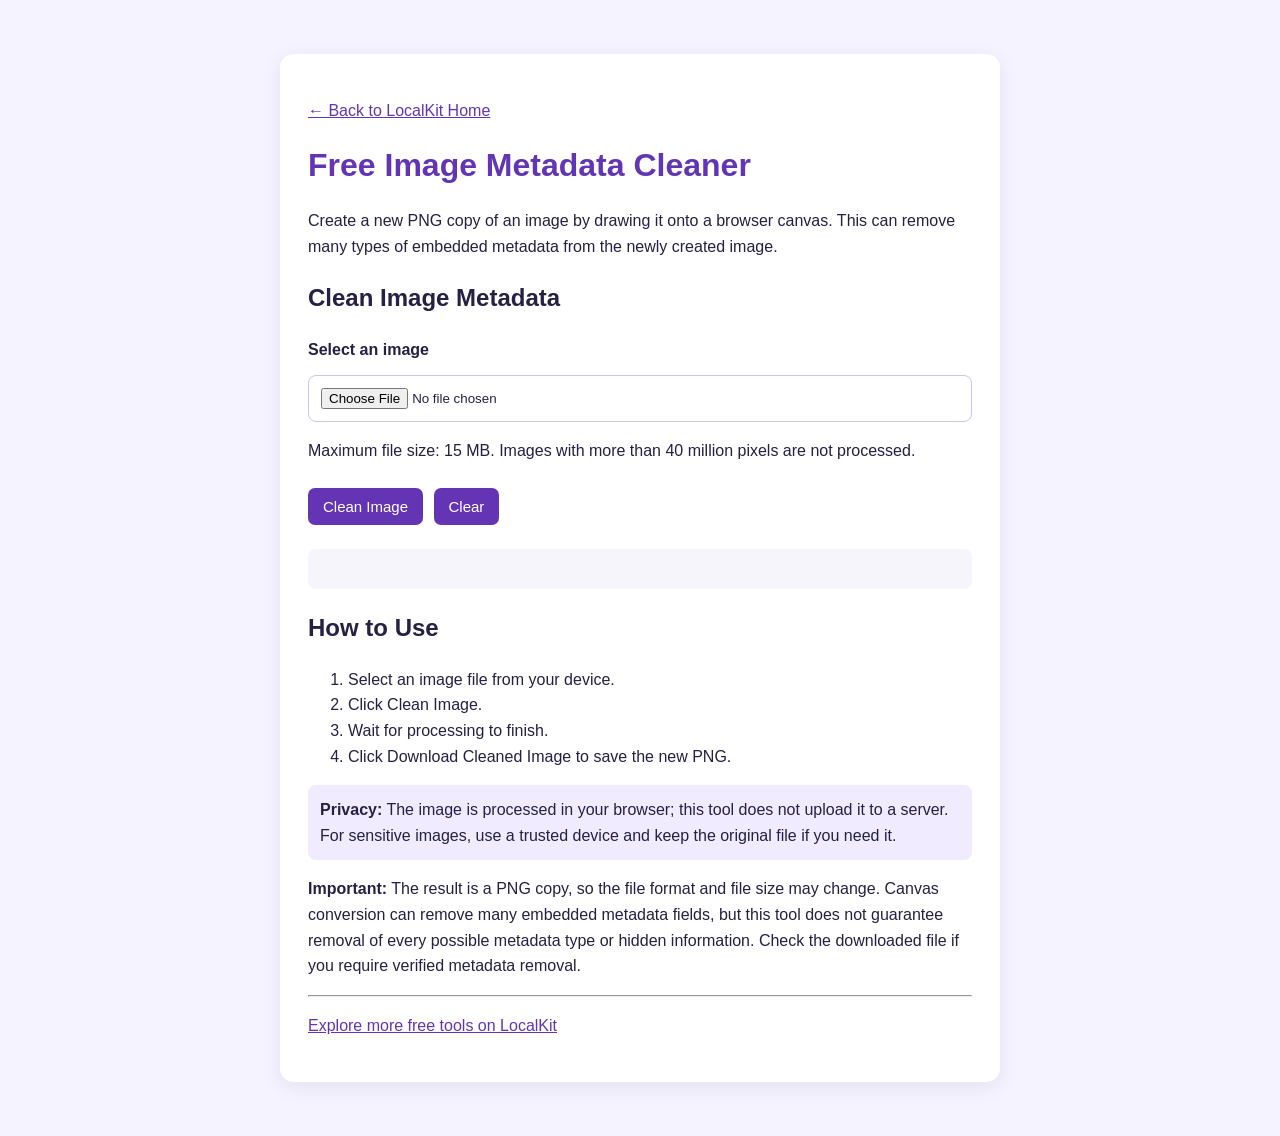
<file: metadata-cleaner.html>
<!DOCTYPE html>
<html lang="en">
<head>
    <meta charset="UTF-8">
    <meta name="viewport" content="width=device-width, initial-scale=1.0">

    <title>Free Image Metadata Cleaner | LocalKit</title>
    <meta name="description" content="Create a PNG copy of an image using this free browser-based metadata cleaner. Your selected image is processed locally on your device.">
    <meta name="robots" content="index, follow">
    <link rel="canonical" href="https://localkit-8vr.pages.dev/metadata-cleaner.html">

    <style>
        * {
            box-sizing: border-box;
        }

        body {
            margin: 0;
            padding: 24px 16px;
            font-family: Arial, sans-serif;
            line-height: 1.6;
            background: #f5f3ff;
            color: #252044;
        }

        main {
            max-width: 720px;
            margin: 30px auto;
            padding: 28px;
            background: white;
            border-radius: 14px;
            box-shadow: 0 5px 20px rgba(50, 30, 90, 0.08);
        }

        h1 {
            color: #6335b5;
            line-height: 1.3;
        }

        input[type="file"] {
            display: block;
            width: 100%;
            margin: 12px 0;
            padding: 12px;
            border: 1px solid #cfc5e8;
            border-radius: 8px;
            background: #fff;
        }

        button {
            padding: 10px 15px;
            margin: 8px 6px 8px 0;
            border: none;
            border-radius: 7px;
            background: #6335b5;
            color: white;
            font-size: 15px;
            cursor: pointer;
        }

        button:hover {
            background: #4d278f;
        }

        #metadataOutput {
            min-height: 40px;
            margin-top: 16px;
            padding: 12px;
            overflow-wrap: anywhere;
            background: #f7f5fc;
            border-radius: 8px;
        }

        #metadataOutput a {
            color: #6335b5;
            font-weight: bold;
        }

        .note {
            padding: 12px;
            background: #f0ebff;
            border-radius: 8px;
        }

        a {
            color: #6335b5;
        }

        @media (max-width: 480px) {
            main {
                padding: 20px 16px;
            }
        }
    </style>
</head>

<body>
    <main>
        <p><a href="./">← Back to LocalKit Home</a></p>

        <h1>Free Image Metadata Cleaner</h1>

        <p>
            Create a new PNG copy of an image by drawing it onto a
            browser canvas. This can remove many types of embedded
            metadata from the newly created image.
        </p>

        <h2>Clean Image Metadata</h2>

        <label for="imageInput"><strong>Select an image</strong></label>
        <input
            type="file"
            id="imageInput"
            accept="image/*"
            aria-label="Select an image to clean"
        >

        <p>Maximum file size: 15 MB. Images with more than 40 million pixels are not processed.</p>

        <button type="button" onclick="cleanImageMetadata()">
            Clean Image
        </button>

        <button type="button" onclick="clearMetadata()">
            Clear
        </button>

        <div id="metadataOutput" aria-live="polite"></div>

        <h2>How to Use</h2>
        <ol>
            <li>Select an image file from your device.</li>
            <li>Click Clean Image.</li>
            <li>Wait for processing to finish.</li>
            <li>Click Download Cleaned Image to save the new PNG.</li>
        </ol>

        <p class="note">
            <strong>Privacy:</strong> The image is processed in your
            browser; this tool does not upload it to a server.
            For sensitive images, use a trusted device and keep the
            original file if you need it.
        </p>

        <p>
            <strong>Important:</strong> The result is a PNG copy, so
            the file format and file size may change. Canvas conversion
            can remove many embedded metadata fields, but this tool
            does not guarantee removal of every possible metadata type
            or hidden information. Check the downloaded file if you
            require verified metadata removal.
        </p>

        <hr>
        <p><a href="./">Explore more free tools on LocalKit</a></p>
    </main>

    <script>
        let cleanedImageURL = null;
        let imageProcessingToken = 0;

        function clearMetadata() {
            imageProcessingToken++;

            const fileInput = document.getElementById("imageInput");
            if (fileInput) fileInput.value = "";

            const output = document.getElementById("metadataOutput");
            if (output) output.replaceChildren();

            if (cleanedImageURL) {
                URL.revokeObjectURL(cleanedImageURL);
                cleanedImageURL = null;
            }
        }

        async function cleanImageMetadata() {
            const fileInput = document.getElementById("imageInput");
            const output = document.getElementById("metadataOutput");

            if (!fileInput || !output) return;

            const file = fileInput.files?.[0];

            if (!file) {
                output.textContent = "Please select an image first.";
                return;
            }

            if (!file.type.startsWith("image/")) {
                output.textContent = "Please select an image file.";
                return;
            }

            if (file.size > 15 * 1024 * 1024) {
                output.textContent = "Please choose an image smaller than 15 MB.";
                return;
            }

            const token = ++imageProcessingToken;
            output.textContent = "Processing image...";

            const sourceURL = URL.createObjectURL(file);

            try {
                const image = new Image();

                await new Promise((resolve, reject) => {
                    image.onload = resolve;
                    image.onerror = () => reject(
                        new Error("Image could not be read.")
                    );
                    image.src = sourceURL;
                });

                if (token !== imageProcessingToken) return;

                if (
                    !image.naturalWidth ||
                    !image.naturalHeight ||
                    image.naturalWidth * image.naturalHeight > 40000000
                ) {
                    throw new Error(
                        "Image dimensions are too large to process safely."
                    );
                }

                const canvas = document.createElement("canvas");
                canvas.width = image.naturalWidth;
                canvas.height = image.naturalHeight;

                const context = canvas.getContext("2d");
                if (!context) {
                    throw new Error("Canvas processing is unavailable.");
                }

                context.drawImage(image, 0, 0);

                const blob = await new Promise(resolve =>
                    canvas.toBlob(resolve, "image/png")
                );

                if (token !== imageProcessingToken) return;

                if (!blob) {
                    throw new Error("The cleaned image could not be created.");
                }

                if (cleanedImageURL) {
                    URL.revokeObjectURL(cleanedImageURL);
                }

                cleanedImageURL = URL.createObjectURL(blob);

                const link = document.createElement("a");
                link.href = cleanedImageURL;
                link.download = "cleaned-image.png";
                link.textContent = "Download Cleaned Image";

                output.replaceChildren(link);
                fileInput.value = "";
            } catch (error) {
                if (token === imageProcessingToken) {
                    output.textContent = error.message ||
                        "Unable to process this image. Try another file.";
                }
            } finally {
                URL.revokeObjectURL(sourceURL);
            }
        }
    </script>
</body>
</html>
</file>
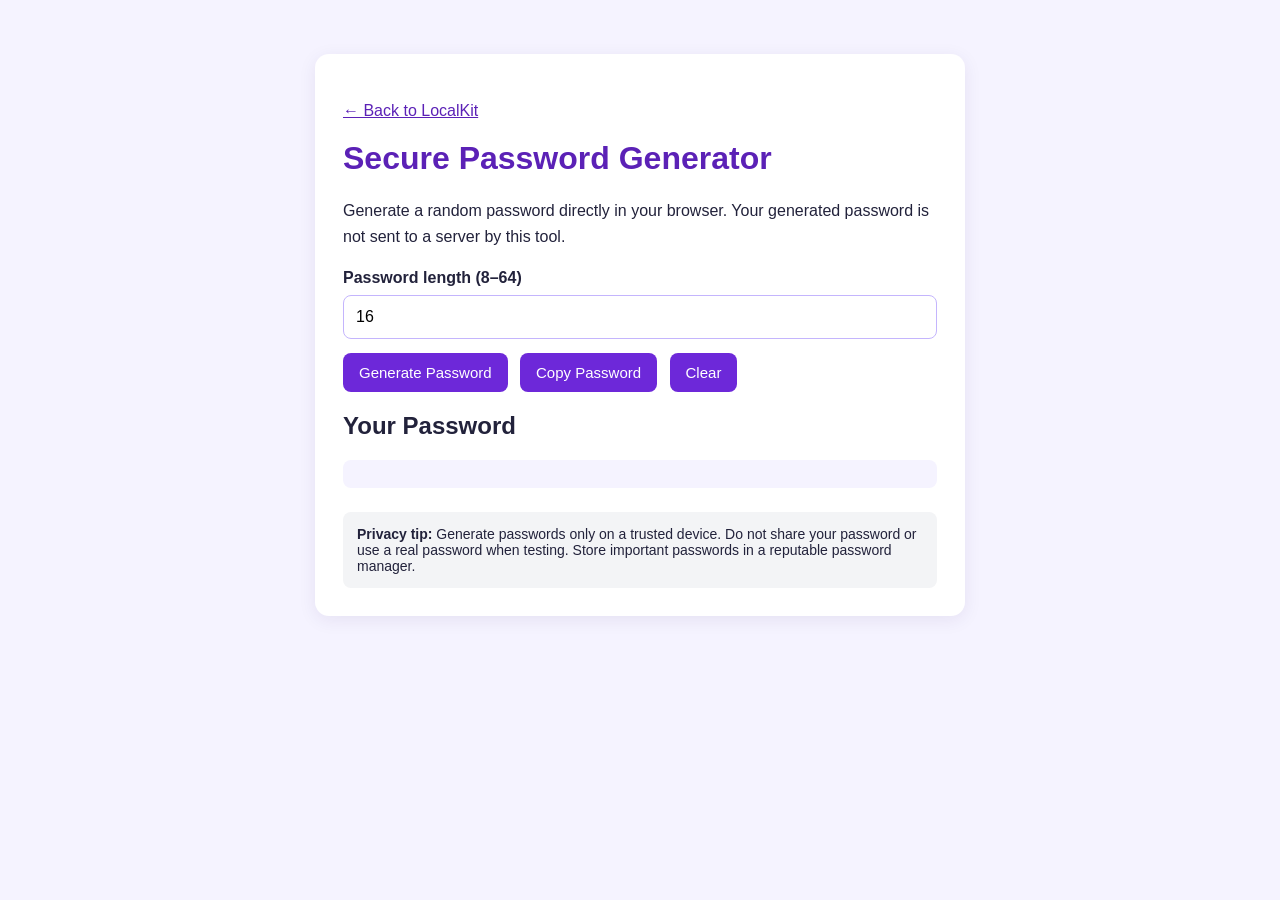
<file: password-generator.html>
<!DOCTYPE html>
<html lang="en">
<head>
    <meta charset="UTF-8">
    <meta name="viewport" content="width=device-width, initial-scale=1.0">

    <title>Secure Password Generator | LocalKit</title>
    <meta name="description" content="Generate a strong random password locally in your browser. Choose a password length from 8 to 64 characters.">
    <meta name="robots" content="index, follow">
    <link rel="canonical" href="https://localkit-8vr.pages.dev/password-generator.html">

    <style>
        * {
            box-sizing: border-box;
        }

        body {
            margin: 0;
            padding: 24px 16px;
            font-family: Arial, sans-serif;
            background: #f5f3ff;
            color: #22223b;
        }

        main {
            max-width: 650px;
            margin: 30px auto;
            padding: 28px;
            background: white;
            border-radius: 14px;
            box-shadow: 0 4px 18px rgba(50, 30, 100, 0.08);
        }

        h1 {
            color: #5b21b6;
            margin-top: 0;
        }

        p {
            line-height: 1.6;
        }

        label {
            display: block;
            margin: 20px 0 8px;
            font-weight: bold;
        }

        input {
            width: 100%;
            padding: 12px;
            border: 1px solid #c4b5fd;
            border-radius: 8px;
            font-size: 16px;
        }

        button {
            padding: 11px 16px;
            margin: 14px 8px 0 0;
            border: none;
            border-radius: 8px;
            background: #6d28d9;
            color: white;
            font-size: 15px;
            cursor: pointer;
        }

        button:hover {
            background: #4c1d95;
        }

        #passwordOutput {
            overflow-wrap: anywhere;
            min-height: 24px;
            padding: 14px;
            background: #f5f3ff;
            border-radius: 8px;
            font-family: monospace;
            font-size: 17px;
        }

        .success {
            color: #166534;
        }

        .error {
            color: #b91c1c;
        }

        .note {
            margin-top: 24px;
            padding: 14px;
            background: #f3f4f6;
            border-radius: 8px;
            font-size: 14px;
        }

        a {
            color: #5b21b6;
        }

        @media (max-width: 480px) {
            main {
                padding: 20px;
            }

            button {
                margin-right: 4px;
            }
        }
    </style>
</head>

<body>
<main>
    <p><a href="index.html">← Back to LocalKit</a></p>

    <h1>Secure Password Generator</h1>

    <p>
        Generate a random password directly in your browser.
        Your generated password is not sent to a server by this tool.
    </p>

    <label for="passwordLength">Password length (8–64)</label>
    <input
        type="number"
        id="passwordLength"
        min="8"
        max="64"
        value="16"
        step="1"
    >

    <button type="button" id="generateButton">Generate Password</button>
    <button type="button" id="copyButton">Copy Password</button>
    <button type="button" id="clearButton">Clear</button>

    <h2>Your Password</h2>
    <p id="passwordOutput" aria-live="polite"></p>

    <div class="note">
        <strong>Privacy tip:</strong> Generate passwords only on a trusted
        device. Do not share your password or use a real password when testing.
        Store important passwords in a reputable password manager.
    </div>
</main>

<script>
    const passwordOutput = document.getElementById("passwordOutput");
    const passwordLength = document.getElementById("passwordLength");

    function generatePassword() {
        const length = Number(passwordLength.value);

        const characters =
            "ABCDEFGHIJKLMNOPQRSTUVWXYZabcdefghijklmnopqrstuvwxyz0123456789!@#$%^&*";

        if (!Number.isInteger(length) || length < 8 || length > 64) {
            passwordOutput.textContent =
                "Choose a password length between 8 and 64.";
            passwordOutput.className = "error";
            return;
        }

        if (!globalThis.crypto?.getRandomValues) {
            passwordOutput.textContent =
                "Secure password generation is unavailable in this browser.";
            passwordOutput.className = "error";
            return;
        }

        let password = "";
        const range = 2 ** 32;
        const limit =
            Math.floor(range / characters.length) * characters.length;

        while (password.length < length) {
            const values = new Uint32Array(
                Math.max(16, length - password.length)
            );

            crypto.getRandomValues(values);

            for (const value of values) {
                if (value >= limit) continue;

                password += characters[value % characters.length];

                if (password.length === length) break;
            }
        }

        passwordOutput.textContent = password;
        passwordOutput.className = "success";
    }

    async function copyPassword() {
        const password = passwordOutput.textContent;

        if (!password || passwordOutput.className === "error") {
            passwordOutput.textContent =
                "Please generate a password first.";
            passwordOutput.className = "error";
            return;
        }

        try {
            await navigator.clipboard.writeText(password);
            passwordOutput.textContent = password + "\nCopied to clipboard!";
            passwordOutput.className = "success";
        } catch {
            passwordOutput.textContent =
                password + "\nCopy was blocked. Please select and copy it manually.";
            passwordOutput.className = "success";
        }
    }

    function clearPassword() {
        passwordLength.value = 16;
        passwordOutput.textContent = "";
        passwordOutput.className = "";
    }

    document.getElementById("generateButton")
        .addEventListener("click", generatePassword);

    document.getElementById("copyButton")
        .addEventListener("click", copyPassword);

    document.getElementById("clearButton")
        .addEventListener("click", clearPassword);
</script>
</body>
</html>
</file>
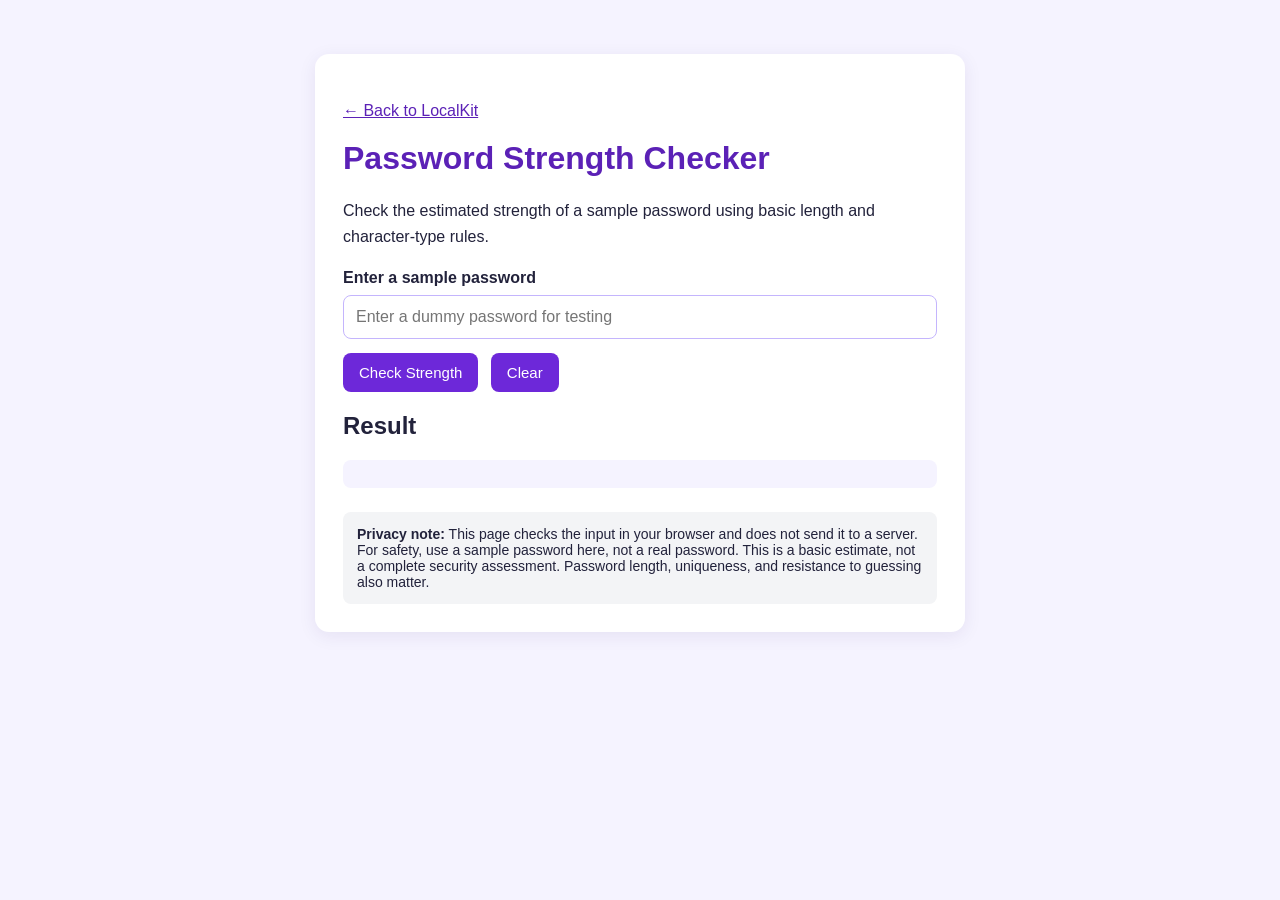
<file: password-strength-checker.html>
<!DOCTYPE html>
<html lang="en">
<head>
    <meta charset="UTF-8">
    <meta name="viewport" content="width=device-width, initial-scale=1.0">

    <title>Password Strength Checker | LocalKit</title>
    <meta name="description" content="Check the estimated strength of a sample password directly in your browser. Your input is processed locally.">
    <meta name="robots" content="index, follow">
    <link rel="canonical" href="https://localkit-8vr.pages.dev/password-strength-checker.html">

    <style>
        * {
            box-sizing: border-box;
        }

        body {
            margin: 0;
            padding: 24px 16px;
            font-family: Arial, sans-serif;
            background: #f5f3ff;
            color: #22223b;
        }

        main {
            max-width: 650px;
            margin: 30px auto;
            padding: 28px;
            background: white;
            border-radius: 14px;
            box-shadow: 0 4px 18px rgba(50, 30, 100, 0.08);
        }

        h1 {
            margin-top: 0;
            color: #5b21b6;
        }

        p {
            line-height: 1.6;
        }

        label {
            display: block;
            margin: 20px 0 8px;
            font-weight: bold;
        }

        input {
            width: 100%;
            padding: 12px;
            border: 1px solid #c4b5fd;
            border-radius: 8px;
            font-size: 16px;
        }

        button {
            margin: 14px 8px 0 0;
            padding: 11px 16px;
            border: none;
            border-radius: 8px;
            background: #6d28d9;
            color: white;
            font-size: 15px;
            cursor: pointer;
        }

        button:hover {
            background: #4c1d95;
        }

        #strengthOutput {
            min-height: 24px;
            padding: 14px;
            background: #f5f3ff;
            border-radius: 8px;
            white-space: pre-line;
            overflow-wrap: anywhere;
        }

        .success {
            color: #166534;
        }

        .error {
            color: #b91c1c;
        }

        .note {
            margin-top: 24px;
            padding: 14px;
            background: #f3f4f6;
            border-radius: 8px;
            font-size: 14px;
        }

        a {
            color: #5b21b6;
        }

        @media (max-width: 480px) {
            main {
                padding: 20px;
            }
        }
    </style>
</head>

<body>
<main>
    <p><a href="index.html">← Back to LocalKit</a></p>

    <h1>Password Strength Checker</h1>

    <p>
        Check the estimated strength of a sample password using basic
        length and character-type rules.
    </p>

    <label for="strengthPassword">Enter a sample password</label>
    <input
        type="password"
        id="strengthPassword"
        maxlength="256"
        autocomplete="off"
        placeholder="Enter a dummy password for testing"
    >

    <button type="button" id="checkButton">Check Strength</button>
    <button type="button" id="clearButton">Clear</button>

    <h2>Result</h2>
    <p id="strengthOutput" aria-live="polite"></p>

    <div class="note">
        <strong>Privacy note:</strong> This page checks the input in your
        browser and does not send it to a server. For safety, use a sample
        password here, not a real password. This is a basic estimate, not
        a complete security assessment. Password length, uniqueness, and
        resistance to guessing also matter.
    </div>
</main>

<script>
    const strengthPassword = document.getElementById("strengthPassword");
    const strengthOutput = document.getElementById("strengthOutput");

    function checkPasswordStrength() {
        const password = strengthPassword.value;

        if (!password) {
            strengthOutput.textContent = "Please enter a sample password.";
            strengthOutput.className = "error";
            return;
        }

        let score = 0;

        if (password.length >= 8) score++;
        if (password.length >= 12) score++;
        if (/[A-Z]/.test(password)) score++;
        if (/[a-z]/.test(password)) score++;
        if (/[0-9]/.test(password)) score++;
        if (/[^A-Za-z0-9]/.test(password)) score++;

        let strength;

        if (score <= 2) {
            strength = "Weak";
        } else if (score <= 4) {
            strength = "Medium";
        } else {
            strength = "Strong";
        }

        strengthOutput.textContent =
            "Estimated strength: " + strength +
            "\nThis is a basic estimate, not a guarantee of security.";

        strengthOutput.className = score <= 2 ? "error" : "success";
    }

    function clearPasswordStrength() {
        strengthPassword.value = "";
        strengthOutput.textContent = "";
        strengthOutput.className = "";
    }

    document.getElementById("checkButton")
        .addEventListener("click", checkPasswordStrength);

    document.getElementById("clearButton")
        .addEventListener("click", clearPasswordStrength);
</script>
</body>
</html>
</file>
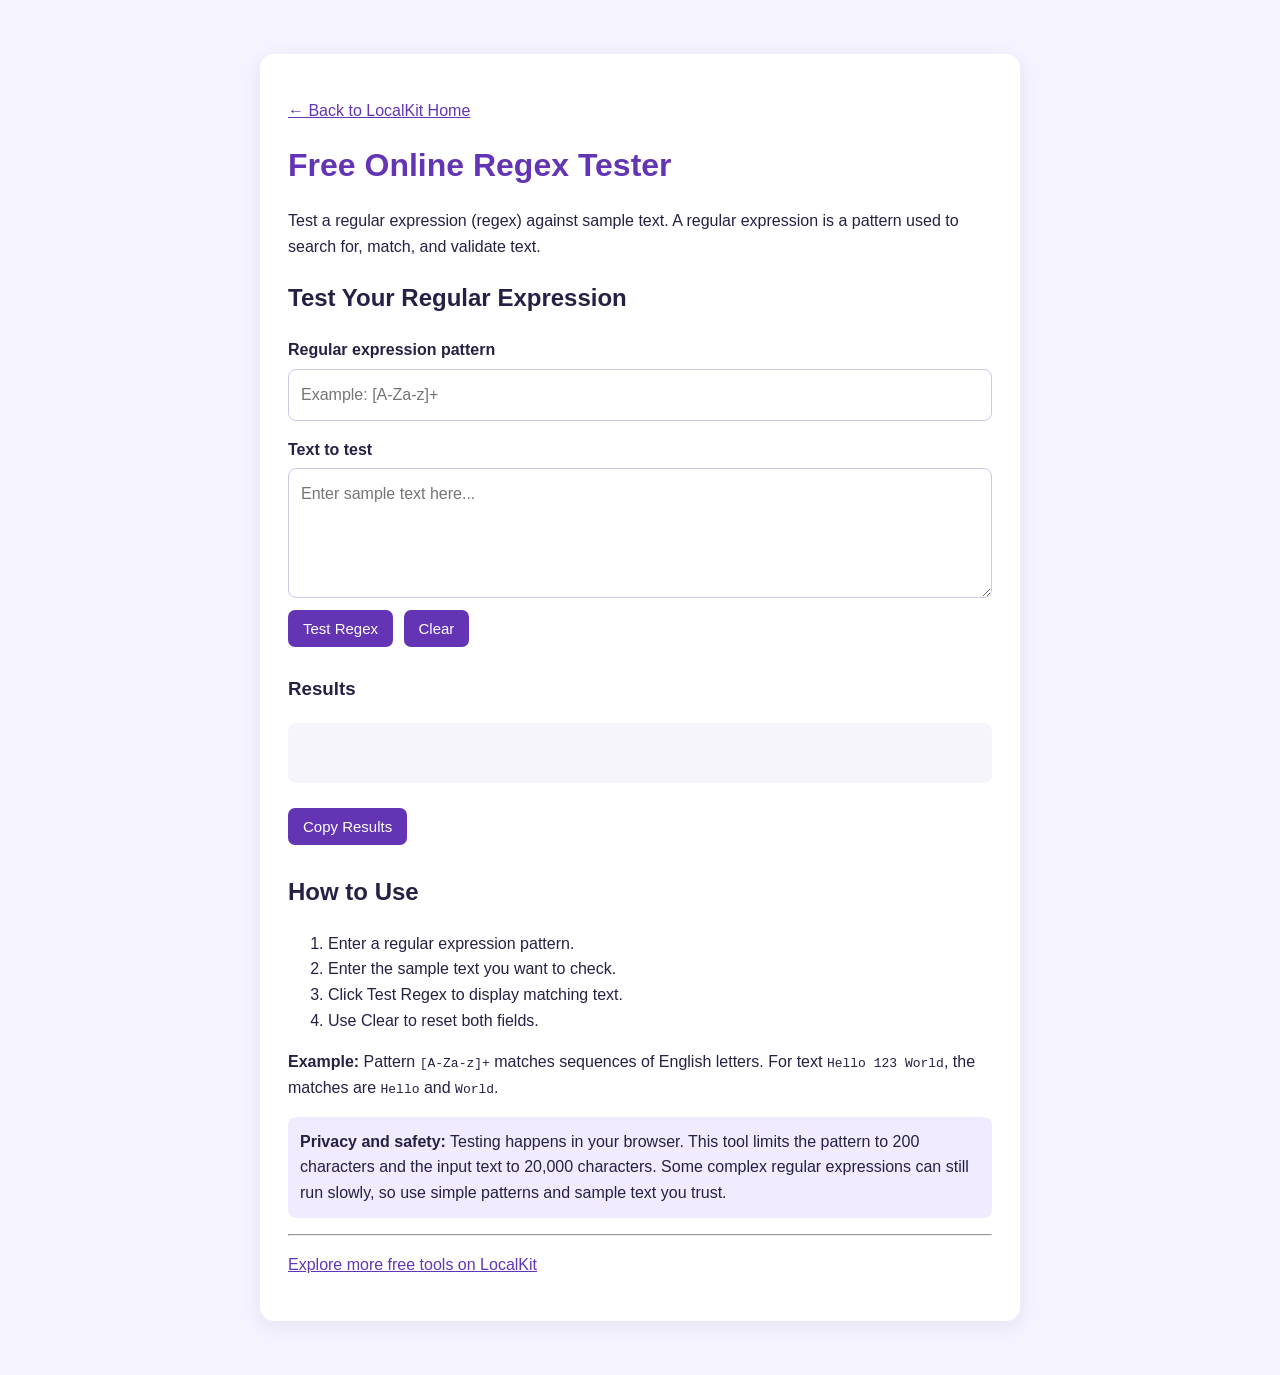
<file: regex-tester.html>
<!DOCTYPE html>
<html lang="en">
<head>
    <meta charset="UTF-8">
    <meta name="viewport" content="width=device-width, initial-scale=1.0">

    <title>Free Online Regex Tester | LocalKit</title>
    <meta name="description" content="Test regular expressions online with this free regex tester. Find matching text directly in your browser without sending your input to a server.">
    <meta name="robots" content="index, follow">
    <link rel="canonical" href="https://localkit-8vr.pages.dev/regex-tester.html">

    <style>
        * {
            box-sizing: border-box;
        }

        body {
            margin: 0;
            padding: 24px 16px;
            font-family: Arial, sans-serif;
            line-height: 1.6;
            background: #f5f3ff;
            color: #252044;
        }

        main {
            max-width: 760px;
            margin: 30px auto;
            padding: 28px;
            background: white;
            border-radius: 14px;
            box-shadow: 0 5px 20px rgba(50, 30, 90, 0.08);
        }

        h1 {
            color: #6335b5;
            line-height: 1.3;
        }

        label {
            display: block;
            margin-top: 16px;
        }

        input,
        textarea {
            display: block;
            width: 100%;
            margin-top: 6px;
            padding: 12px;
            border: 1px solid #cfc5e8;
            border-radius: 8px;
            font: inherit;
        }

        textarea {
            min-height: 130px;
            resize: vertical;
        }

        button {
            padding: 10px 15px;
            margin: 12px 6px 8px 0;
            border: none;
            border-radius: 7px;
            background: #6335b5;
            color: white;
            font-size: 15px;
            cursor: pointer;
        }

        button:hover {
            background: #4d278f;
        }

        #regexOutput {
            min-height: 60px;
            padding: 12px;
            overflow-wrap: anywhere;
            white-space: pre-wrap;
            background: #f7f5fc;
            border-radius: 8px;
        }

        .success {
            color: #176b3a;
        }

        .error {
            color: #b42318;
        }

        .note {
            padding: 12px;
            background: #f0ebff;
            border-radius: 8px;
        }

        a {
            color: #6335b5;
        }

        @media (max-width: 480px) {
            main {
                padding: 20px 16px;
            }
        }
    </style>
</head>

<body>
    <main>
        <p><a href="./">← Back to LocalKit Home</a></p>

        <h1>Free Online Regex Tester</h1>

        <p>
            Test a regular expression (regex) against sample text.
            A regular expression is a pattern used to search for,
            match, and validate text.
        </p>

        <h2>Test Your Regular Expression</h2>

        <label for="regexInput"><strong>Regular expression pattern</strong></label>
        <input
            type="text"
            id="regexInput"
            placeholder="Example: [A-Za-z]+"
            aria-label="Regular expression pattern"
        >

        <label for="regexText"><strong>Text to test</strong></label>
        <textarea
            id="regexText"
            placeholder="Enter sample text here..."
            aria-label="Text to test"
        ></textarea>

        <button type="button" onclick="testRegex()">Test Regex</button>
        <button type="button" onclick="clearRegex()">Clear</button>

        <h3>Results</h3>
        <pre id="regexOutput" aria-live="polite"></pre>

        <button type="button" onclick="copyRegex()">Copy Results</button>

        <h2>How to Use</h2>
        <ol>
            <li>Enter a regular expression pattern.</li>
            <li>Enter the sample text you want to check.</li>
            <li>Click Test Regex to display matching text.</li>
            <li>Use Clear to reset both fields.</li>
        </ol>

        <p><strong>Example:</strong> Pattern <code>[A-Za-z]+</code> matches sequences of English letters. For text <code>Hello 123 World</code>, the matches are <code>Hello</code> and <code>World</code>.</p>

        <p class="note">
            <strong>Privacy and safety:</strong> Testing happens in your
            browser. This tool limits the pattern to 200 characters and
            the input text to 20,000 characters. Some complex regular
            expressions can still run slowly, so use simple patterns
            and sample text you trust.
        </p>

        <hr>
        <p><a href="./">Explore more free tools on LocalKit</a></p>
    </main>

    <script>
        function testRegex() {
            const pattern = document.getElementById("regexInput").value;
            const text = document.getElementById("regexText").value;
            const output = document.getElementById("regexOutput");

            if (!pattern) {
                output.textContent = "Please enter a regular expression.";
                output.className = "error";
                return;
            }

            if (pattern.length > 200 || text.length > 20000) {
                output.textContent = "Please use a pattern under 201 characters and text under 20,001 characters.";
                output.className = "error";
                return;
            }

            try {
                const regex = new RegExp(pattern, "g");
                const matches = text.match(regex);

                if (matches && matches.length) {
                    output.textContent = "Matches found:\n" + matches.join("\n");
                    output.className = "success";
                } else {
                    output.textContent = "No matches found.";
                    output.className = "error";
                }
            } catch {
                output.textContent = "Invalid regular expression. Please check your pattern.";
                output.className = "error";
            }
        }

        function clearRegex() {
            document.getElementById("regexInput").value = "";
            document.getElementById("regexText").value = "";

            const output = document.getElementById("regexOutput");
            output.textContent = "";
            output.className = "";
        }

        async function copyRegex() {
            const output = document.getElementById("regexOutput");

            if (
                !output.textContent ||
                output.classList.contains("error")
            ) {
                output.textContent = "Please test a regular expression first.";
                output.className = "error";
                return;
            }

            try {
                await navigator.clipboard.writeText(output.textContent);
                output.textContent += "\nCopied to clipboard!";
            } catch {
                output.textContent += "\nAutomatic copy failed. Please select and copy the results manually.";
            }
        }
    </script>
</body>
</html>
</file>
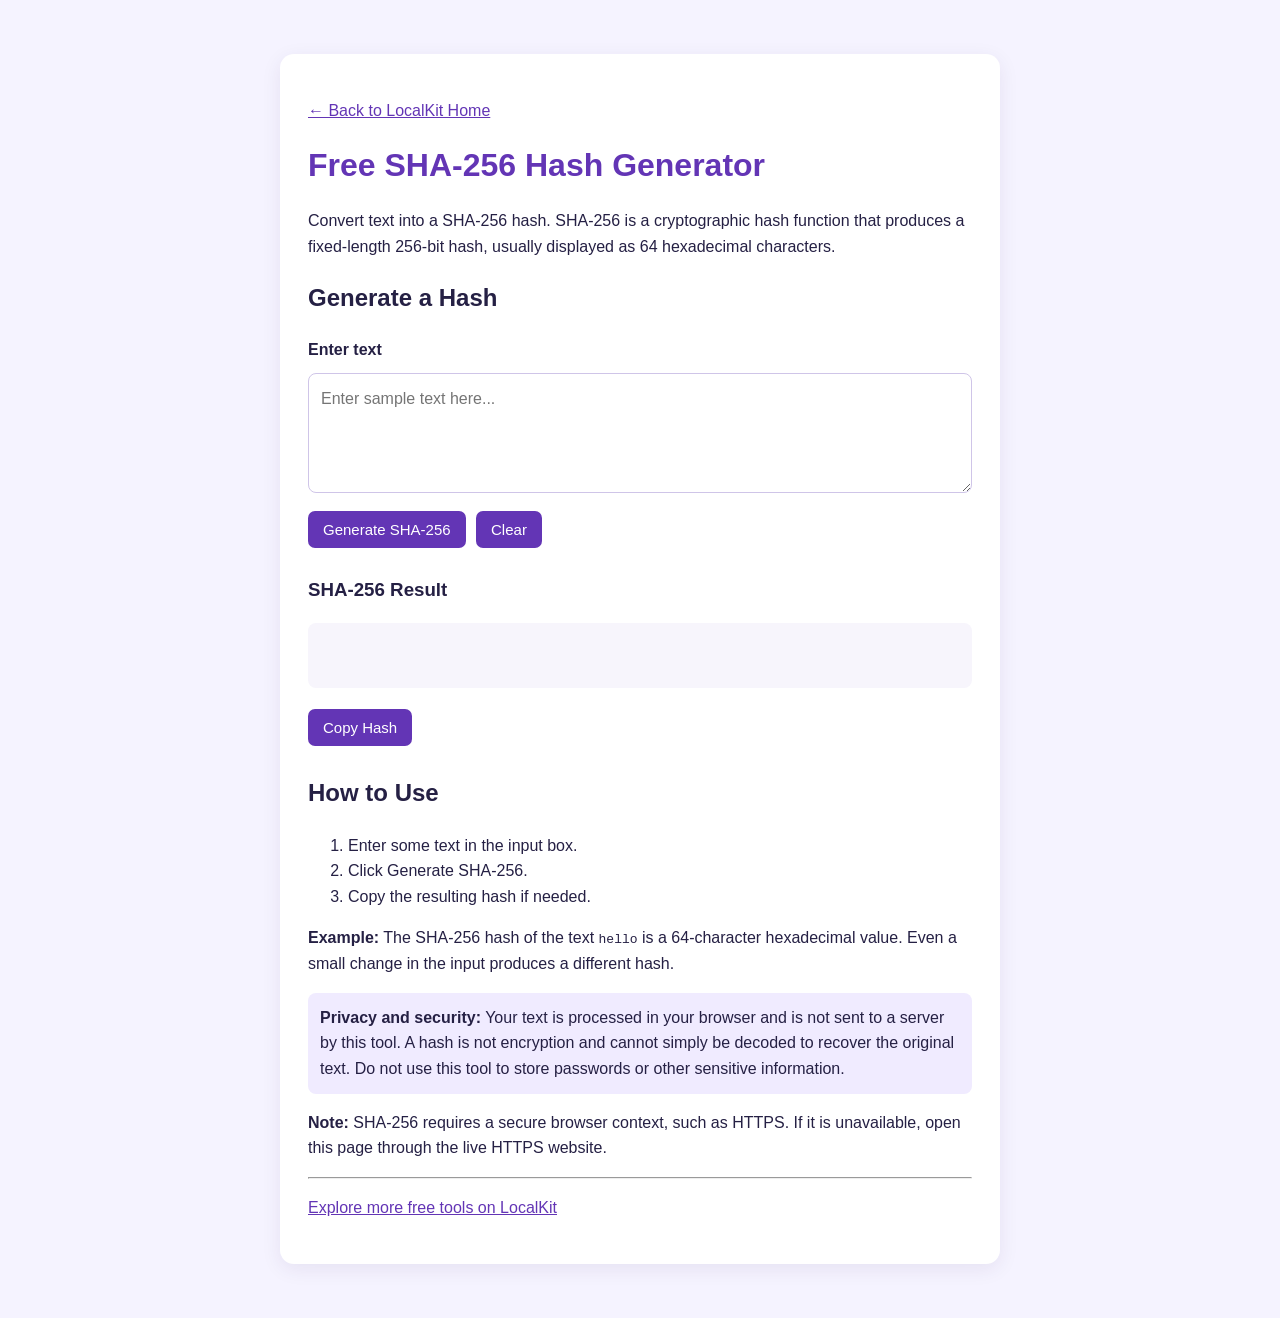
<file: sha256-generator.html>
<!DOCTYPE html>
<html lang="en">
<head>
    <meta charset="UTF-8">
    <meta name="viewport" content="width=device-width, initial-scale=1.0">

    <title>Free SHA-256 Hash Generator | LocalKit</title>
    <meta name="description" content="Generate a SHA-256 hash from text with this free online hash generator. Your input is processed locally in your browser.">
    <meta name="robots" content="index, follow">
    <link rel="canonical" href="https://localkit-8vr.pages.dev/sha256-generator.html">

    <style>
        * {
            box-sizing: border-box;
        }

        body {
            margin: 0;
            padding: 24px 16px;
            font-family: Arial, sans-serif;
            line-height: 1.6;
            background: #f5f3ff;
            color: #252044;
        }

        main {
            max-width: 720px;
            margin: 30px auto;
            padding: 28px;
            background: white;
            border-radius: 14px;
            box-shadow: 0 5px 20px rgba(50, 30, 90, 0.08);
        }

        h1 {
            color: #6335b5;
            line-height: 1.3;
        }

        textarea {
            display: block;
            width: 100%;
            min-height: 120px;
            margin: 10px 0;
            padding: 12px;
            border: 1px solid #cfc5e8;
            border-radius: 8px;
            font: inherit;
            resize: vertical;
        }

        button {
            padding: 10px 15px;
            margin: 8px 6px 8px 0;
            border: none;
            border-radius: 7px;
            background: #6335b5;
            color: white;
            font-size: 15px;
            cursor: pointer;
        }

        button:hover {
            background: #4d278f;
        }

        #hashOutput {
            min-height: 65px;
            padding: 12px;
            overflow-wrap: anywhere;
            word-break: break-all;
            background: #f7f5fc;
            border-radius: 8px;
        }

        .success {
            color: #176b3a;
        }

        .error {
            color: #b42318;
        }

        .note {
            padding: 12px;
            background: #f0ebff;
            border-radius: 8px;
        }

        a {
            color: #6335b5;
        }

        @media (max-width: 480px) {
            main {
                padding: 20px 16px;
            }
        }
    </style>
</head>

<body>
    <main>
        <p><a href="./">← Back to LocalKit Home</a></p>

        <h1>Free SHA-256 Hash Generator</h1>

        <p>
            Convert text into a SHA-256 hash. SHA-256 is a cryptographic
            hash function that produces a fixed-length 256-bit hash,
            usually displayed as 64 hexadecimal characters.
        </p>

        <h2>Generate a Hash</h2>

        <label for="hashInput"><strong>Enter text</strong></label>
        <textarea
            id="hashInput"
            placeholder="Enter sample text here..."
            aria-label="Text to hash"
        ></textarea>

        <button type="button" onclick="generateHash()">
            Generate SHA-256
        </button>

        <button type="button" onclick="clearHash()">
            Clear
        </button>

        <h3>SHA-256 Result</h3>
        <pre id="hashOutput" aria-live="polite"></pre>

        <button type="button" onclick="copyHash()">Copy Hash</button>

        <h2>How to Use</h2>
        <ol>
            <li>Enter some text in the input box.</li>
            <li>Click Generate SHA-256.</li>
            <li>Copy the resulting hash if needed.</li>
        </ol>

        <p>
            <strong>Example:</strong> The SHA-256 hash of the text
            <code>hello</code> is a 64-character hexadecimal value.
            Even a small change in the input produces a different hash.
        </p>

        <p class="note">
            <strong>Privacy and security:</strong> Your text is processed
            in your browser and is not sent to a server by this tool.
            A hash is not encryption and cannot simply be decoded to
            recover the original text. Do not use this tool to store
            passwords or other sensitive information.
        </p>

        <p>
            <strong>Note:</strong> SHA-256 requires a secure browser context,
            such as HTTPS. If it is unavailable, open this page through
            the live HTTPS website.
        </p>

        <hr>
        <p><a href="./">Explore more free tools on LocalKit</a></p>
    </main>

    <script>
        async function generateHash() {
            const input = document.getElementById("hashInput").value;
            const output = document.getElementById("hashOutput");

            if (!input) {
                output.textContent = "Please enter some text.";
                output.className = "error";
                return;
            }

            if (!globalThis.crypto?.subtle) {
                output.textContent =
                    "SHA-256 is unavailable in this browser context.";
                output.className = "error";
                return;
            }

            try {
                const data = new TextEncoder().encode(input);
                const hashBuffer = await crypto.subtle.digest("SHA-256", data);

                output.textContent = Array.from(new Uint8Array(hashBuffer))
                    .map(byte => byte.toString(16).padStart(2, "0"))
                    .join("");

                output.className = "success";
            } catch {
                output.textContent = "Unable to generate the SHA-256 hash.";
                output.className = "error";
            }
        }

        function clearHash() {
            document.getElementById("hashInput").value = "";

            const output = document.getElementById("hashOutput");
            output.textContent = "";
            output.className = "";
        }

        async function copyHash() {
            const output = document.getElementById("hashOutput");

            if (!output.textContent || output.classList.contains("error")) {
                output.textContent = "Please generate a hash first.";
                output.className = "error";
                return;
            }

            try {
                await navigator.clipboard.writeText(output.textContent);
                output.textContent += "\nCopied to clipboard!";
            } catch {
                output.textContent +=
                    "\nAutomatic copy failed. Please select and copy the hash manually.";
            }
        }
    </script>
</body>
</html>
</file>
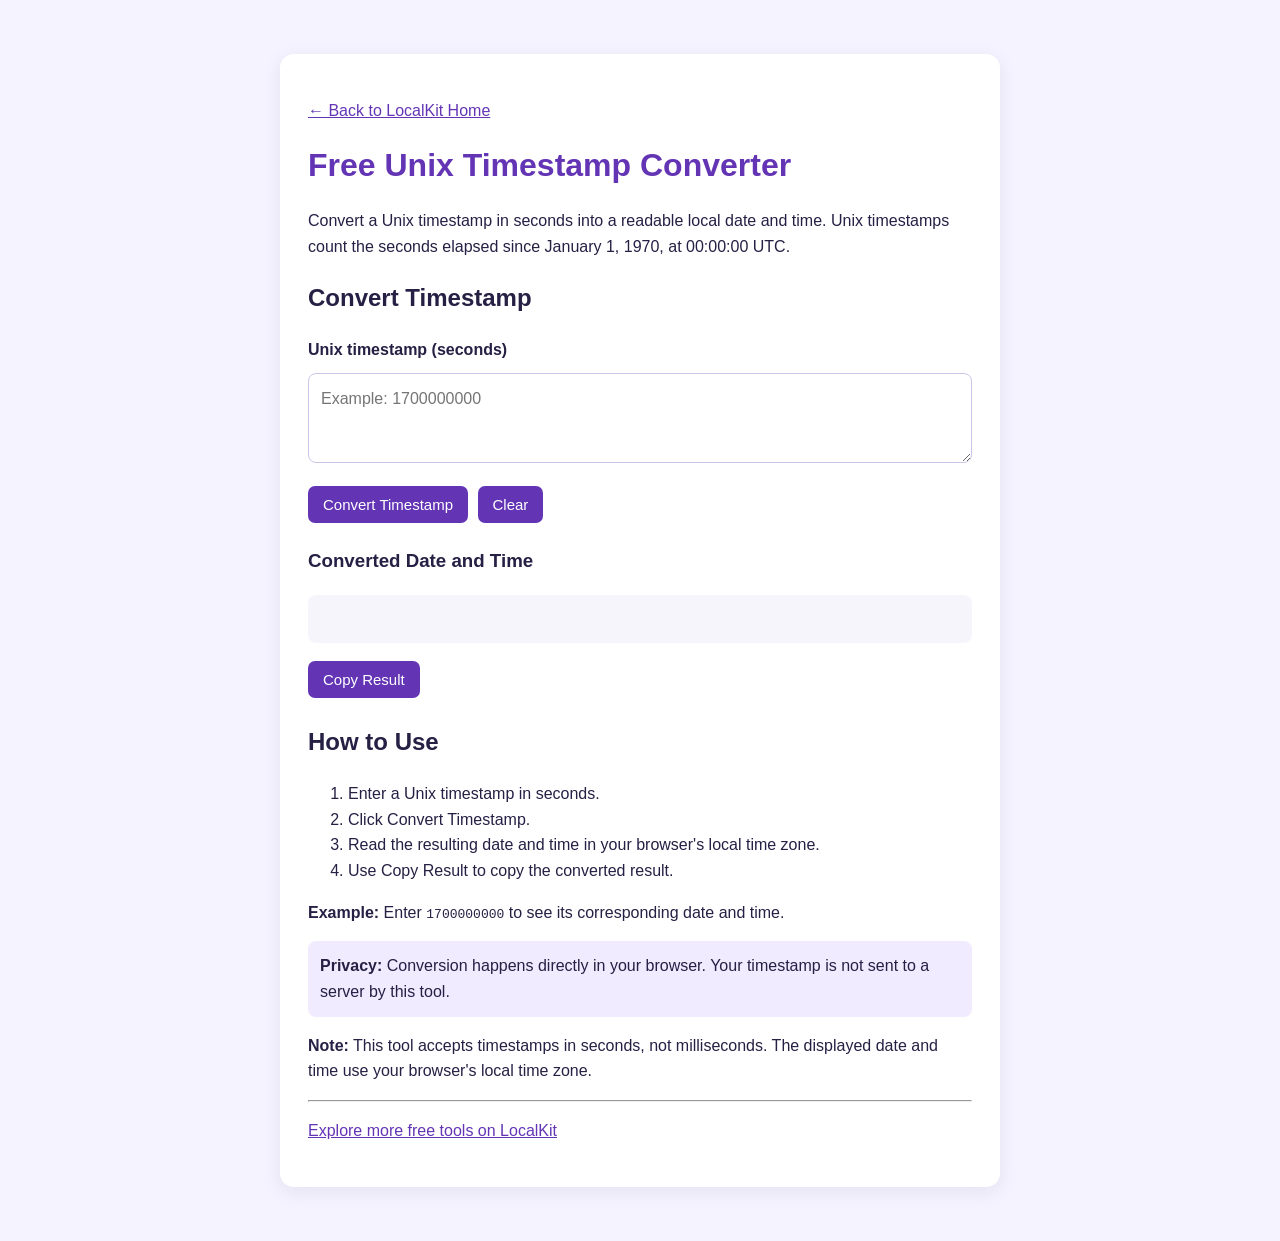
<file: timestamp-converter.html>
<!DOCTYPE html>
<html lang="en">
<head>
    <meta charset="UTF-8">
    <meta name="viewport" content="width=device-width, initial-scale=1.0">

    <title>Free Unix Timestamp Converter | LocalKit</title>
    <meta name="description" content="Convert Unix timestamps in seconds into readable local date and time. Free online timestamp converter that processes your input in your browser.">
    <meta name="robots" content="index, follow">
    <link rel="canonical" href="https://localkit-8vr.pages.dev/timestamp-converter.html">

    <style>
        * {
            box-sizing: border-box;
        }

        body {
            margin: 0;
            padding: 24px 16px;
            font-family: Arial, sans-serif;
            background: #f5f3ff;
            color: #252044;
            line-height: 1.6;
        }

        main {
            max-width: 720px;
            margin: 30px auto;
            padding: 28px;
            background: white;
            border-radius: 14px;
            box-shadow: 0 5px 20px rgba(50, 30, 90, 0.08);
        }

        h1 {
            color: #6335b5;
            line-height: 1.3;
        }

        textarea {
            width: 100%;
            min-height: 90px;
            padding: 12px;
            margin: 10px 0;
            border: 1px solid #cfc5e8;
            border-radius: 8px;
            font: inherit;
            resize: vertical;
        }

        button {
            padding: 10px 15px;
            margin: 5px 5px 5px 0;
            border: none;
            border-radius: 7px;
            background: #6335b5;
            color: white;
            font-size: 15px;
            cursor: pointer;
        }

        button:hover {
            background: #4d278f;
        }

        #timestampOutput {
            min-height: 48px;
            padding: 12px;
            overflow-wrap: anywhere;
            white-space: pre-wrap;
            background: #f7f5fc;
            border-radius: 8px;
        }

        .success {
            color: #176b3a;
        }

        .error {
            color: #b42318;
        }

        .note {
            padding: 12px;
            background: #f0ebff;
            border-radius: 8px;
        }

        a {
            color: #6335b5;
        }

        @media (max-width: 480px) {
            main {
                padding: 20px 16px;
            }

            button {
                margin-bottom: 8px;
            }
        }
    </style>
</head>

<body>
    <main>
        <p><a href="./">← Back to LocalKit Home</a></p>

        <h1>Free Unix Timestamp Converter</h1>

        <p>
            Convert a Unix timestamp in seconds into a readable local date
            and time. Unix timestamps count the seconds elapsed since
            January 1, 1970, at 00:00:00 UTC.
        </p>

        <h2>Convert Timestamp</h2>

        <label for="timestampInput">
            <strong>Unix timestamp (seconds)</strong>
        </label>

        <textarea
            id="timestampInput"
            placeholder="Example: 1700000000"
            aria-label="Unix timestamp in seconds"
        ></textarea>

        <button type="button" onclick="convertTimestamp()">
            Convert Timestamp
        </button>

        <button type="button" onclick="clearTimestamp()">
            Clear
        </button>

        <h3>Converted Date and Time</h3>

        <pre id="timestampOutput" aria-live="polite"></pre>

        <button type="button" onclick="copyTimestamp()">
            Copy Result
        </button>

        <h2>How to Use</h2>
        <ol>
            <li>Enter a Unix timestamp in seconds.</li>
            <li>Click Convert Timestamp.</li>
            <li>Read the resulting date and time in your browser's local time zone.</li>
            <li>Use Copy Result to copy the converted result.</li>
        </ol>

        <p><strong>Example:</strong> Enter <code>1700000000</code> to see its corresponding date and time.</p>

        <p class="note">
            <strong>Privacy:</strong> Conversion happens directly in your
            browser. Your timestamp is not sent to a server by this tool.
        </p>

        <p>
            <strong>Note:</strong> This tool accepts timestamps in seconds,
            not milliseconds. The displayed date and time use your browser's
            local time zone.
        </p>

        <hr>

        <p><a href="./">Explore more free tools on LocalKit</a></p>
    </main>

    <script>
        function convertTimestamp() {
            const input = document.getElementById("timestampInput").value.trim();
            const output = document.getElementById("timestampOutput");

            if (!input) {
                output.textContent = "Please enter a Unix timestamp in seconds.";
                output.className = "error";
                return;
            }

            const seconds = Number(input);
            const date = new Date(seconds * 1000);

            if (!Number.isFinite(seconds) || !Number.isFinite(date.getTime())) {
                output.textContent = "Please enter a valid timestamp within the supported date range.";
                output.className = "error";
                return;
            }

            output.textContent = date.toLocaleString();
            output.className = "success";
        }

        function clearTimestamp() {
            document.getElementById("timestampInput").value = "";
            const output = document.getElementById("timestampOutput");
            output.textContent = "";
            output.className = "";
        }

        async function copyTimestamp() {
            const output = document.getElementById("timestampOutput");

            if (!output.textContent || output.classList.contains("error")) {
                output.textContent = "Please convert a timestamp first.";
                output.className = "error";
                return;
            }

            try {
                await navigator.clipboard.writeText(output.textContent);
                output.textContent += "\nCopied to clipboard!";
            } catch {
                output.textContent += "\nAutomatic copy failed. Please select and copy the result manually.";
            }
        }
    </script>
</body>
</html>
</file>
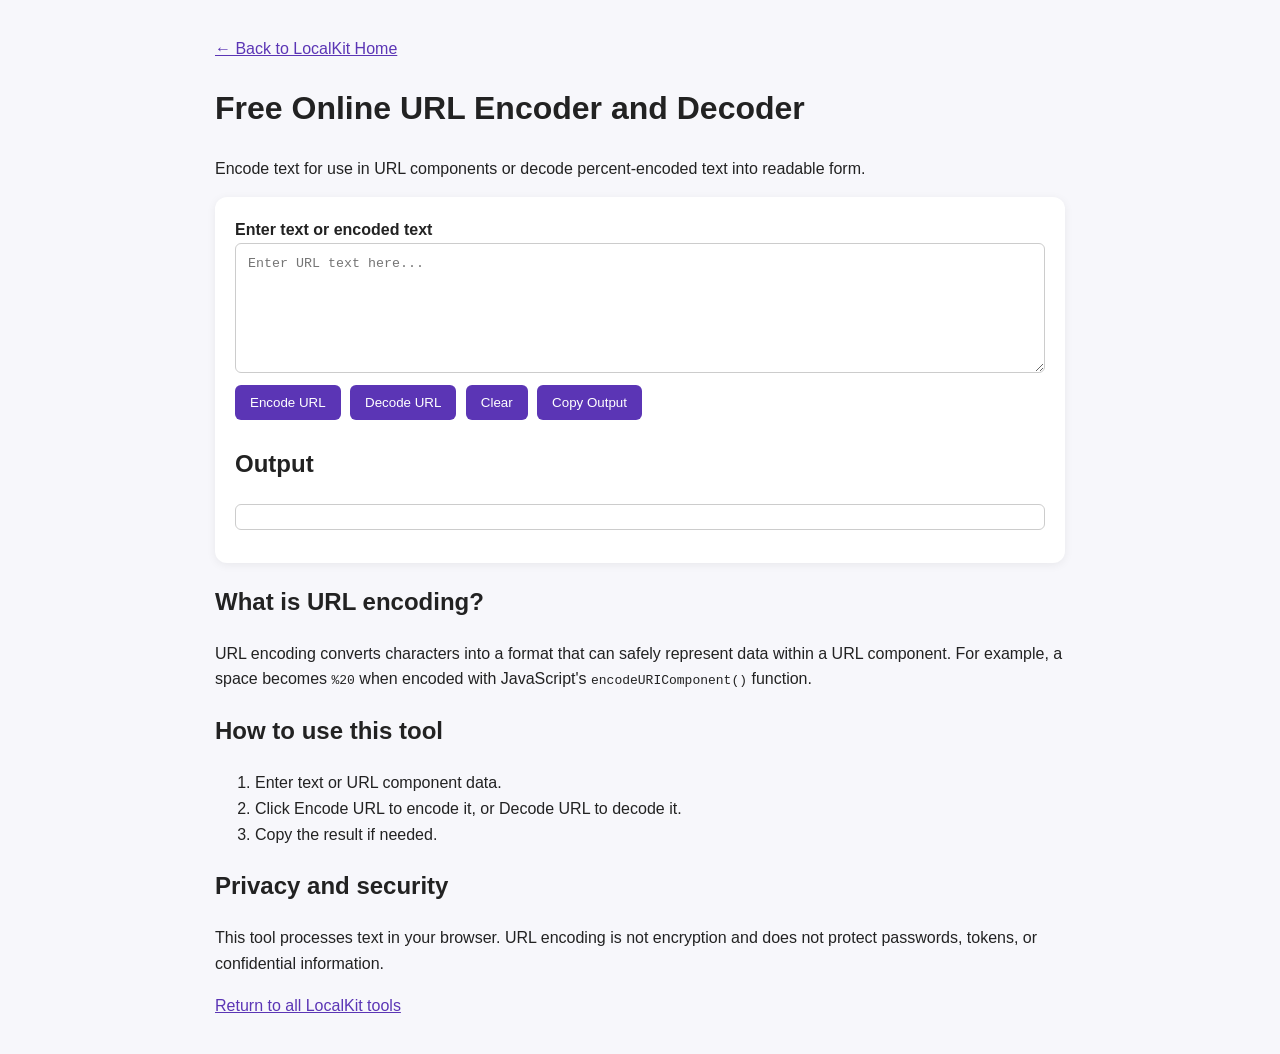
<file: url-encoder-decoder.html>
<!DOCTYPE html>
<html lang="en">
<head>
    <meta charset="UTF-8">
    <meta name="viewport" content="width=device-width, initial-scale=1.0">
    <title>Free Online URL Encoder and Decoder | LocalKit</title>
    <meta name="description" content="Encode text for URL use or decode percent-encoded text with this free online URL encoder and decoder.">
    <meta name="robots" content="index, follow">
    <link rel="canonical" href="https://localkit-8vr.pages.dev/url-encoder-decoder.html">
    <style>
        body {
            font-family: Arial, sans-serif;
            max-width: 850px;
            margin: 0 auto;
            padding: 20px;
            line-height: 1.6;
            color: #222;
            background: #f7f7fb;
        }
        a { color: #5b35b5; }
        .tool {
            background: white;
            padding: 20px;
            border-radius: 12px;
            box-shadow: 0 2px 10px #00000010;
        }
        textarea, pre {
            box-sizing: border-box;
            width: 100%;
            padding: 12px;
            border: 1px solid #ccc;
            border-radius: 6px;
            white-space: pre-wrap;
            overflow-wrap: anywhere;
        }
        textarea { min-height: 130px; }
        button {
            padding: 10px 15px;
            margin: 5px 5px 5px 0;
            border: 0;
            border-radius: 6px;
            background: #5b35b5;
            color: white;
            cursor: pointer;
        }
        .error { color: #b00020; }
        .success { color: #176b35; }
    </style>
</head>
<body>
    <p><a href="/">← Back to LocalKit Home</a></p>

    <h1>Free Online URL Encoder and Decoder</h1>
    <p>Encode text for use in URL components or decode percent-encoded text into readable form.</p>

    <div class="tool">
        <label for="urlInput"><strong>Enter text or encoded text</strong></label>
        <textarea id="urlInput" placeholder="Enter URL text here..." aria-label="URL text input"></textarea>

        <button onclick="encodeURL()">Encode URL</button>
        <button onclick="decodeURL()">Decode URL</button>
        <button onclick="clearURL()">Clear</button>
        <button onclick="copyURL()">Copy Output</button>

        <h2>Output</h2>
        <pre id="urlOutput" aria-live="polite"></pre>
    </div>

    <h2>What is URL encoding?</h2>
    <p>URL encoding converts characters into a format that can safely represent data within a URL component. For example, a space becomes <code>%20</code> when encoded with JavaScript's <code>encodeURIComponent()</code> function.</p>

    <h2>How to use this tool</h2>
    <ol>
        <li>Enter text or URL component data.</li>
        <li>Click Encode URL to encode it, or Decode URL to decode it.</li>
        <li>Copy the result if needed.</li>
    </ol>

    <h2>Privacy and security</h2>
    <p>This tool processes text in your browser. URL encoding is not encryption and does not protect passwords, tokens, or confidential information.</p>

    <p><a href="/">Return to all LocalKit tools</a></p>

    <script>
        function encodeURL() {
            const input = document.getElementById("urlInput").value;
            const output = document.getElementById("urlOutput");
            output.textContent = encodeURIComponent(input);
            output.className = "success";
        }

        function decodeURL() {
            const input = document.getElementById("urlInput").value;
            const output = document.getElementById("urlOutput");

            try {
                output.textContent = decodeURIComponent(input);
                output.className = "success";
            } catch {
                output.textContent = "Invalid encoded text. Please check your input.";
                output.className = "error";
            }
        }

        function clearURL() {
            document.getElementById("urlInput").value = "";
            document.getElementById("urlOutput").textContent = "";
            document.getElementById("urlOutput").className = "";
        }

        async function copyURL() {
            const output = document.getElementById("urlOutput");
            if (!output.textContent.trim()) {
                output.textContent = "Please encode or decode something first.";
                output.className = "error";
                return;
            }
            try {
                await navigator.clipboard.writeText(output.textContent);
            } catch {
                output.textContent += "\n\nCopy failed. Please select and copy the text manually.";
            }
        }
    </script>
</body>
</html>
</file>
<file: style.css>
* {
    box-sizing: border-box;
    margin: 0;
    padding: 0;
}

body {
    font-family: Arial, sans-serif;
    background: #f5f7fb;
    color: #1f2937;
    line-height: 1.6;
}

header {
    background: linear-gradient(135deg, #312e81, #4f46e5, #6366f1);
    color: white;
    text-align: center;
    padding: 45px 20px;
    box-shadow: 0 4px 20px rgba(49, 46, 129, 0.20);
}

.logo {
    font-size: 36px;
    font-weight: bold;
    letter-spacing: 1px;
}

header p {
    margin-top: 10px;
    color: #e0e7ff;
    font-size: 16px;
}

main {
    max-width: 1100px;
    margin: auto;
    padding: 50px 20px;
}

.hero {
    text-align: center;
    margin-bottom: 45px;
    padding: 20px 10px;
}

.hero h1 {
    font-size: 42px;
    margin-bottom: 15px;
    color: #111827;
    line-height: 1.2;
}

.hero p {
    color: #64748b;
    max-width: 700px;
    margin: auto;
    font-size: 17px;
    line-height: 1.7;
}
/* Privacy Section */

 /* Privacy Section */

.privacy-section {
    max-width: 900px;
    margin: 45px auto;
    padding: 35px 30px;
    text-align: center;
    background: linear-gradient(135deg, #eef2ff, #f5f3ff);
    border: 1px solid #c7d2fe;
    border-radius: 20px;
    box-shadow: 0 8px 25px rgba(79, 70, 229, 0.08);
}

.privacy-section h2 {
    margin-bottom: 12px;
    color: #1e1b4b;
    font-size: 25px;
}

.privacy-section p {
    max-width: 750px;
    margin: 0 auto;
    color: #475569;
    line-height: 1.7;
}

/* Why Section */

.why-section {
    max-width: 1000px;
    margin: 40px auto;
    padding: 20px;
    text-align: center;
}

.why-section h2 {
    margin-bottom: 25px;
    color: #1e1b4b;
}

.why-grid {
    display: grid;
    grid-template-columns: repeat(3, 1fr);
    gap: 20px;
}

.why-grid > div {
    background: white;
    padding: 25px;
    border-radius: 14px;
    box-shadow: 0 4px 15px rgba(0, 0, 0, 0.08);
}

.why-grid h3 {
    margin-bottom: 10px;
    color: #312e81;
}

.why-grid p {
    margin: 0;
    color: #475569;
    line-height: 1.5;
}

/* Tools Heading */

.tools-heading {
    grid-column: 1 / -1;
    text-align: center;
    margin: 20px auto 0;
    max-width: 800px;
}

.tools-heading h2 {
    margin-bottom: 10px;
    color: #1e1b4b;
    font-size: 28px;
}

.tools-heading p {
    margin: 0;
    color: #64748b;
    line-height: 1.6;
}


/* Search */

.tool-search {
    max-width: 760px;
    margin: 10px auto 40px;
    display: flex;
    gap: 12px;
    align-items: center;
}

.tool-search input {
    flex: 1;
    padding: 15px 20px;
    border: 1px solid #cbd5e1;
    border-radius: 14px;
    font-size: 16px;
    background: white;
    box-shadow: 0 5px 18px rgba(15, 23, 42, 0.07);
    transition: all 0.2s ease;
}

.tool-search input::placeholder {
    color: #94a3b8;
}

.tool-search input:focus {
    outline: none;
    border-color: #6366f1;
    box-shadow: 0 0 0 4px rgba(99, 102, 241, 0.12);
}

.tool-search button {
    background: #64748b;
    padding: 15px 20px;
    white-space: nowrap;
    border-radius: 14px;
}

.tool-search button:hover {
    background: #475569;
}

/* Tools Grid */

.tools {
    display: grid;
    grid-template-columns: repeat(auto-fit, minmax(280px, 1fr));
    gap: 24px;
}

.tool-card {
    background: white;
    border: 1px solid #e2e8f0;
    border-radius: 18px;
    padding: 26px;
    box-shadow: 0 8px 25px rgba(15, 23, 42, 0.06);
    transition: transform 0.25s ease, box-shadow 0.25s ease, border-color 0.25s ease;
    position: relative;
    overflow: hidden;
}

.tool-card::before {
    content: "";
    display: block;
    height: 4px;
    width: 100%;
    background: linear-gradient(90deg, #4f46e5, #6366f1);
    position: absolute;
    top: 0;
    left: 0;
}

.tool-card:hover {
    transform: translateY(-6px);
    box-shadow: 0 14px 35px rgba(15, 23, 42, 0.12);
    border-color: #c7d2fe;
}

.tool-card h2 {
    margin-bottom: 10px;
    color: #111827;
    font-size: 21px;
}

.tool-card p {
    color: #64748b;
    margin-bottom: 18px;
    line-height: 1.6;
}

/* Text Areas */

textarea {
    width: 100%;
    min-height: 140px;
    padding: 12px;
    border: 1px solid #cbd5e1;
    border-radius: 10px;
    resize: vertical;
    font-family: monospace;
    font-size: 14px;
    margin-bottom: 12px;
}

textarea:focus {
    outline: 2px solid #6366f1;
    border-color: #6366f1;
}

/* File Input */

input[type="file"] {
    width: 100%;
    margin-bottom: 15px;
}

/* Buttons */

button {
    background: #4f46e5;
    color: white;
    border: none;
    padding: 11px 18px;
    border-radius: 9px;
    cursor: pointer;
    font-size: 15px;
    font-weight: bold;
}

button:hover {
    background: #4338ca;
}

/* Output */

pre {
    margin-top: 15px;
    padding: 15px;
    background: #f1f5f9;
    border-radius: 10px;
    white-space: pre-wrap;
    overflow-x: auto;
    font-family: monospace;
}

.success {
    color: #166534;
}

.error {
    color: #b91c1c;
}

/* Metadata Download */

#metadataOutput {
    margin-top: 15px;
}

#metadataOutput a {
    display: inline-block;
    background: #059669;
    color: white;
    padding: 10px 15px;
    border-radius: 8px;
    text-decoration: none;
    font-weight: bold;
}

/* Footer */

footer {
    text-align: center;
    padding: 35px 20px;
    margin-top: 50px;
    color: #94a3b8;
    background: #111827;
    border-top: 1px solid #1e293b;
}

footer p {
    margin: 0;
    font-size: 14px;
}

/* Mobile */

@media (max-width: 700px) {

    .why-grid {
        grid-template-columns: 1fr;
    }

    .tool-search {
        flex-direction: column;
    }

    .tool-search input {
        width: 100%;
    }

    .tool-search button {
        width: 100%;
    }
}

@media (max-width: 600px) {

    .hero h1 {
        font-size: 30px;
    }

    main {
        padding: 35px 15px;
    }

    .tool-card {
        padding: 20px;
    }
}

.tool-count {
    display: inline-block;
    margin-top: 14px;
    padding: 7px 16px;
    background: #eef2ff;
    color: #4338ca;
    border: 1px solid #c7d2fe;
    border-radius: 999px;
    font-size: 14px;
    font-weight: bold;
}


/* Tool Input Styling */

.tool-card input[type="text"],
.tool-card input[type="number"],
.tool-card input[type="password"] {
    width: 100%;
    padding: 12px;
    margin-bottom: 12px;
    border: 1px solid #cbd5e1;
    border-radius: 10px;
    font-size: 15px;
    background: white;
}

.tool-card input[type="text"]:focus,
.tool-card input[type="number"]:focus,
.tool-card input[type="password"]:focus {
    outline: 2px solid #6366f1;
    border-color: #6366f1;
}

/* Labels */

.tool-card label {
    display: block;
    margin-bottom: 8px;
    font-weight: bold;
    color: #374151;
}

/* Button spacing */

.tool-card button {
    margin: 4px 3px 4px 0;
}
/* Professional Button Effects */

.tool-card button {
    transition: all 0.2s ease;
}

.tool-card button:hover {
    transform: translateY(-1px);
    box-shadow: 0 4px 10px rgba(79, 70, 229, 0.20);
}

.tool-card button:active {
    transform: translateY(0);
}

/* Search button */

.tool-search button {
    transition: all 0.2s ease;
}

.tool-search button:hover {
    transform: translateY(-1px);
}
/* How LocalKit Works */

.how-section {
    max-width: 1000px;
    margin: 50px auto;
    padding: 30px;
    text-align: center;
}

.how-section h2 {
    margin-bottom: 30px;
    color: #1e1b4b;
    font-size: 28px;
}

.how-grid {
    display: grid;
    grid-template-columns: repeat(3, 1fr);
    gap: 20px;
}

.how-grid > div {
    background: white;
    padding: 25px;
    border-radius: 16px;
    border: 1px solid #e2e8f0;
    box-shadow: 0 6px 20px rgba(15, 23, 42, 0.06);
}

.how-number {
    width: 42px;
    height: 42px;
    margin: 0 auto 15px;
    border-radius: 50%;
    background: #4f46e5;
    color: white;
    display: flex;
    align-items: center;
    justify-content: center;
    font-weight: bold;
    font-size: 18px;
}

.how-grid h3 {
    margin-bottom: 8px;
    color: #312e81;
}

.how-grid p {
    color: #64748b;
    margin: 0;
}

/* Mobile */

@media (max-width: 700px) {

    .how-grid {
        grid-template-columns: 1fr;
    }

}
/* Trust & Privacy */

.trust-section {
    max-width: 1000px;
    margin: 55px auto;
    padding: 40px 30px;
    text-align: center;
    background: #f8fafc;
    border: 1px solid #e2e8f0;
    border-radius: 20px;
    box-shadow: 0 8px 25px rgba(15, 23, 42, 0.06);
}

.trust-section h2 {
    margin-bottom: 30px;
    color: #1e1b4b;
    font-size: 28px;
}

.trust-grid {
    display: grid;
    grid-template-columns: repeat(3, 1fr);
    gap: 20px;
}

.trust-grid > div {
    background: white;
    padding: 28px 22px;
    border-radius: 16px;
    border: 1px solid #e2e8f0;
    box-shadow: 0 5px 18px rgba(15, 23, 42, 0.05);
    transition: transform 0.2s ease, box-shadow 0.2s ease;
}

.trust-grid > div:hover {
    transform: translateY(-4px);
    box-shadow: 0 10px 25px rgba(15, 23, 42, 0.09);
}

.trust-grid h3 {
    margin-bottom: 10px;
    color: #312e81;
}

.trust-grid p {
    margin: 0;
    color: #64748b;
}

.trust-note {
    margin: 28px auto 0;
    max-width: 800px;
    color: #475569;
    font-size: 14px;
    line-height: 1.6;
}

/* Mobile */

@media (max-width: 700px) {

    .trust-grid {
        grid-template-columns: 1fr;
    }

}
/* Coming Soon */

 
.coming-section {
    max-width: 1000px;
    margin: 55px auto;
    padding: 40px 30px;
    text-align: center;
    background: linear-gradient(135deg, #ffffff, #f8fafc);
    border: 1px solid #e2e8f0;
    border-radius: 20px;
    box-shadow: 0 8px 25px rgba(15, 23, 42, 0.06);
}
.coming-section h2 {
    margin-bottom: 10px;
    color: #1e1b4b;
    font-size: 28px;
}

.coming-section > p {
    color: #64748b;
    margin-bottom: 25px;
}

.coming-tags {
    display: flex;
    flex-wrap: wrap;
    justify-content: center;
    gap: 10px;
}

.coming-tags span {
    padding: 10px 16px;
    background: #eef2ff;
    color: #3730a3;
    border: 1px solid #c7d2fe;
    border-radius: 999px;
    font-size: 14px;
    font-weight: bold;
    transition: transform 0.2s ease, background 0.2s ease;
}

.coming-tags span:hover {
    transform: translateY(-2px);
    background: #e0e7ff;
}
/* Final Mobile Improvements */

@media (max-width: 600px) {

    header {
        padding: 35px 15px;
    }

    .logo {
        font-size: 30px;
    }

    main {
        padding: 30px 15px;
    }

    .hero {
        padding: 15px 5px;
    }

    .hero h1 {
        font-size: 30px;
    }

    .privacy-section,
    .trust-section,
    .coming-section,
    .how-section {
        padding: 25px 18px;
    }

    .tool-card {
        padding: 20px;
    }

    .tool-card button {
        margin-top: 5px;
    }

}
/* Main Navigation */

.main-nav {
    margin-top: 22px;
    display: flex;
    justify-content: center;
    gap: 12px;
    flex-wrap: wrap;
}

.main-nav a {
    color: white;
    text-decoration: none;
    padding: 9px 16px;
    border: 1px solid rgba(255, 255, 255, 0.35);
    border-radius: 999px;
    font-size: 14px;
    font-weight: bold;
    transition: all 0.2s ease;
}

.main-nav a:hover {
    background: rgba(255, 255, 255, 0.15);
    transform: translateY(-1px);
}
/* LocalKit — Final polish */

html {
    scroll-behavior: smooth;
}

button,
.tool-card a {
    transition:
        background-color 0.2s ease,
        box-shadow 0.2s ease,
        transform 0.2s ease;
}

button:focus-visible,
a:focus-visible,
input:focus-visible,
textarea:focus-visible {
    outline: 3px solid #818cf8;
    outline-offset: 3px;
}

.tool-card {
    height: 100%;
}

.tool-card button {
    min-height: 42px;
}

#metadataOutput a:hover {
    background: #047857;
    transform: translateY(-1px);
}

@media (prefers-reduced-motion: reduce) {
    html {
        scroll-behavior: auto;
    }

    *,
    *::before,
    *::after {
        animation-duration: 0.01ms !important;
        transition-duration: 0.01ms !important;
        scroll-behavior: auto !important;
    }
}

/* LocalKit responsive and accessibility improvements */

.category-heading {
    grid-column: 1 / -1;
    width: 100%;
    margin: 18px 0 0;
    color: #312e81;
    font-size: 24px;
    line-height: 1.4;
}

.about-section,
.privacy-policy-section,
.contact-section {
    max-width: 900px;
    margin: 35px auto;
    padding: 30px;
    background: #ffffff;
    border: 1px solid #e2e8f0;
    border-radius: 18px;
    box-shadow: 0 6px 20px rgba(15, 23, 42, 0.05);
    scroll-margin-top: 20px;
}

.about-section h2,
.privacy-policy-section h2,
.contact-section h2 {
    margin-bottom: 16px;
    color: #312e81;
}

.about-section h3,
.privacy-policy-section h3 {
    margin: 20px 0 8px;
    color: #4338ca;
}

.about-section p,
.privacy-policy-section p,
.contact-section p {
    margin-bottom: 14px;
    color: #475569;
    overflow-wrap: anywhere;
}

.about-section p:last-child,
.privacy-policy-section p:last-child,
.contact-section p:last-child {
    margin-bottom: 0;
}

.about-section a,
.privacy-policy-section a,
.contact-section a,
.footer-links a {
    overflow-wrap: anywhere;
}

.footer-links {
    display: flex;
    justify-content: center;
    flex-wrap: wrap;
    gap: 12px 20px;
    margin: 16px 0;
}

.footer-links a {
    color: #c7d2fe;
    text-decoration: none;
}

.footer-links a:hover {
    color: #ffffff;
    text-decoration: underline;
}

.footer-note {
    margin-top: 12px;
    color: #cbd5e1;
}

.tool-card pre {
    max-width: 100%;
    overflow-x: auto;
    overflow-wrap: anywhere;
}

@media (max-width: 700px) {
    .main-nav {
        gap: 8px;
    }

    .main-nav a {
        padding: 8px 12px;
        font-size: 13px;
    }

    .about-section,
    .privacy-policy-section,
    .contact-section {
        padding: 22px 18px;
        margin: 25px auto;
    }

    .category-heading {
        font-size: 21px;
    }

    .tools {
        grid-template-columns: minmax(0, 1fr);
    }

    .tool-card {
        min-width: 0;
    }

    .tool-card button {
        max-width: 100%;
    }

    footer {
        overflow-wrap: anywhere;
    }
}
</file>
